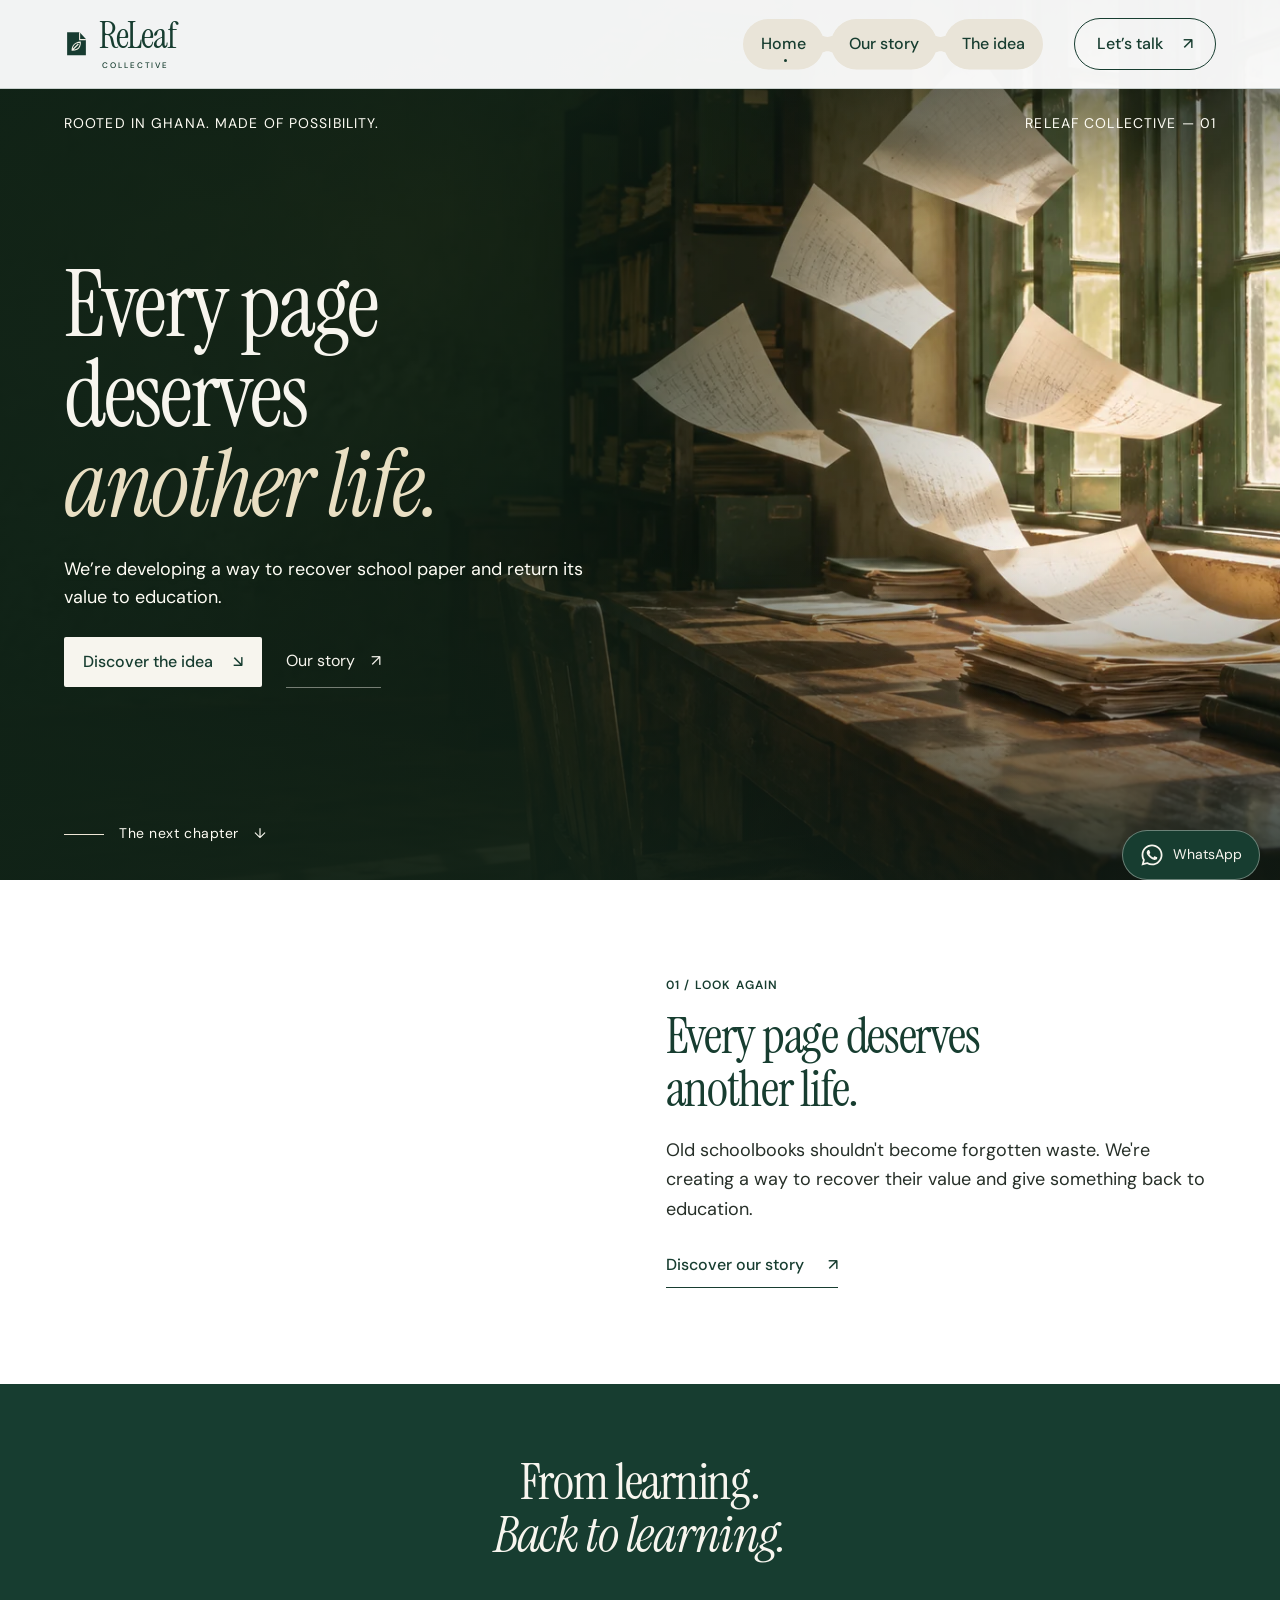
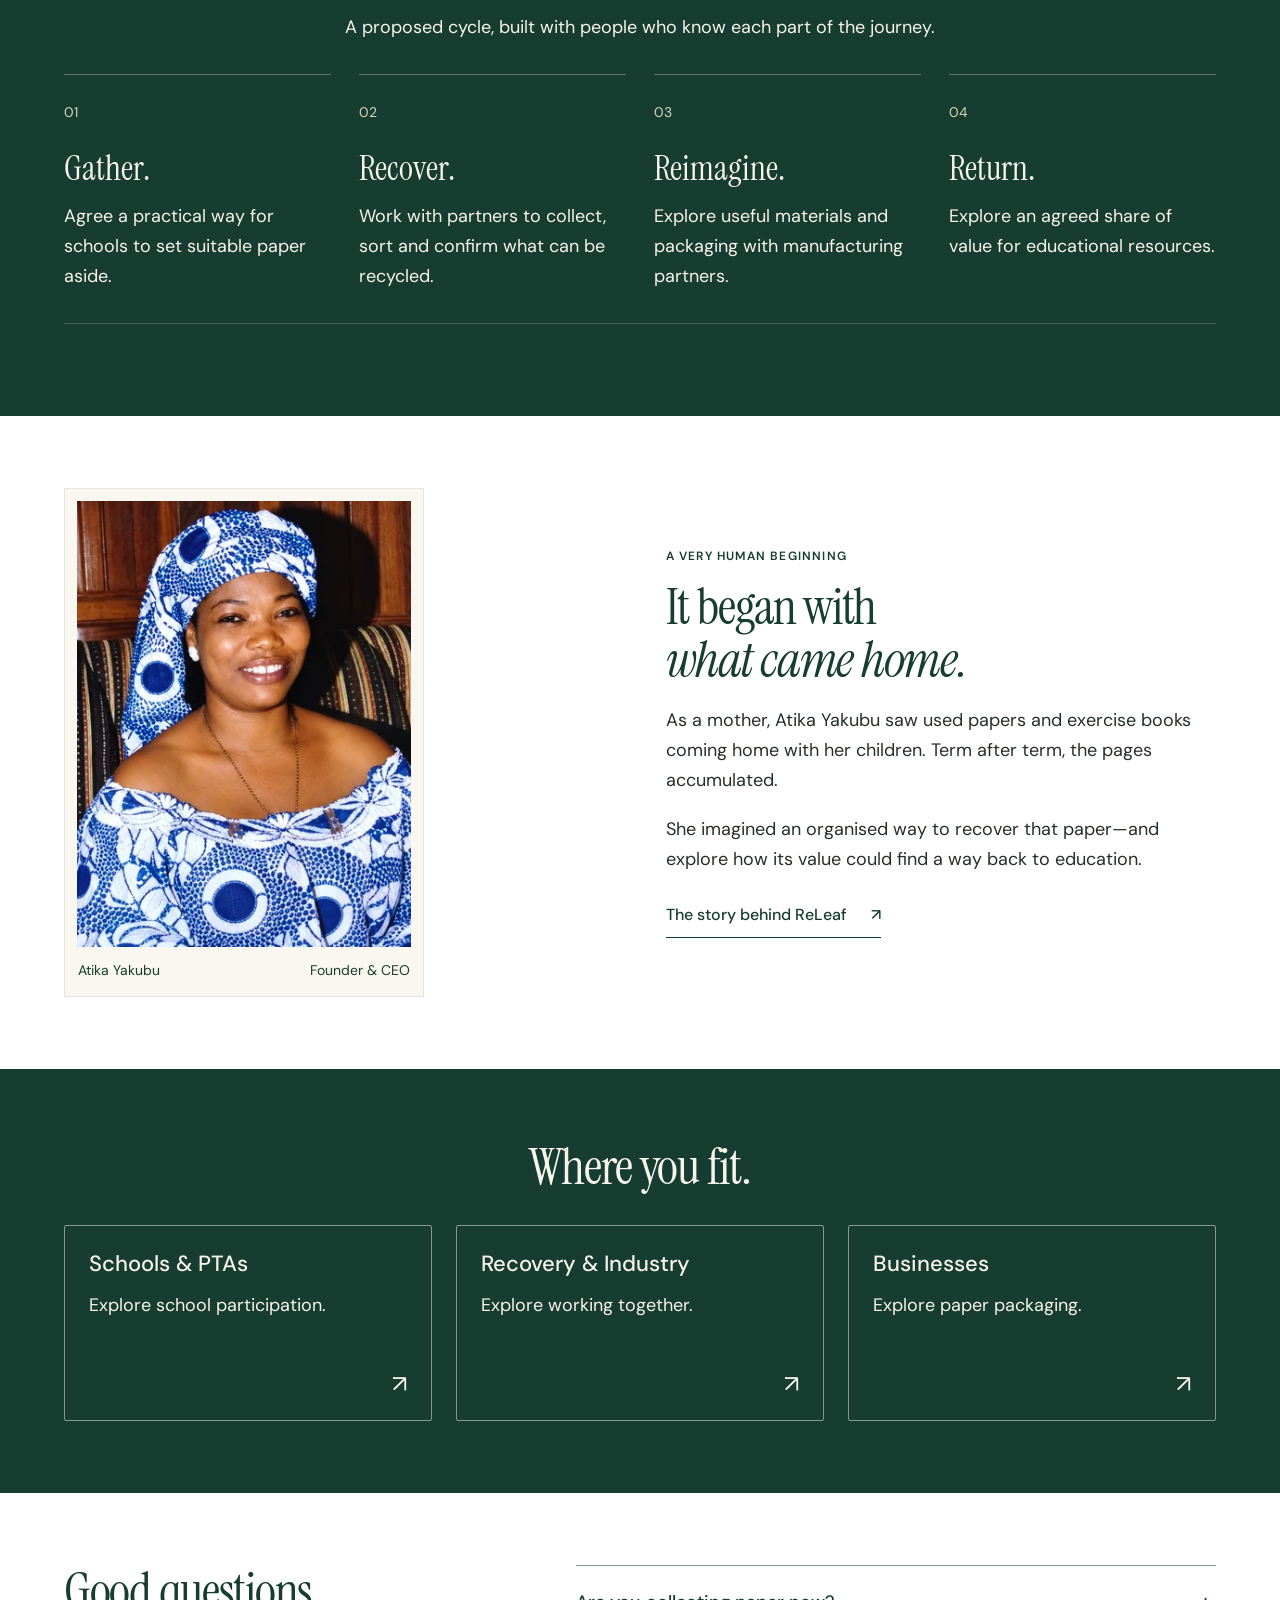
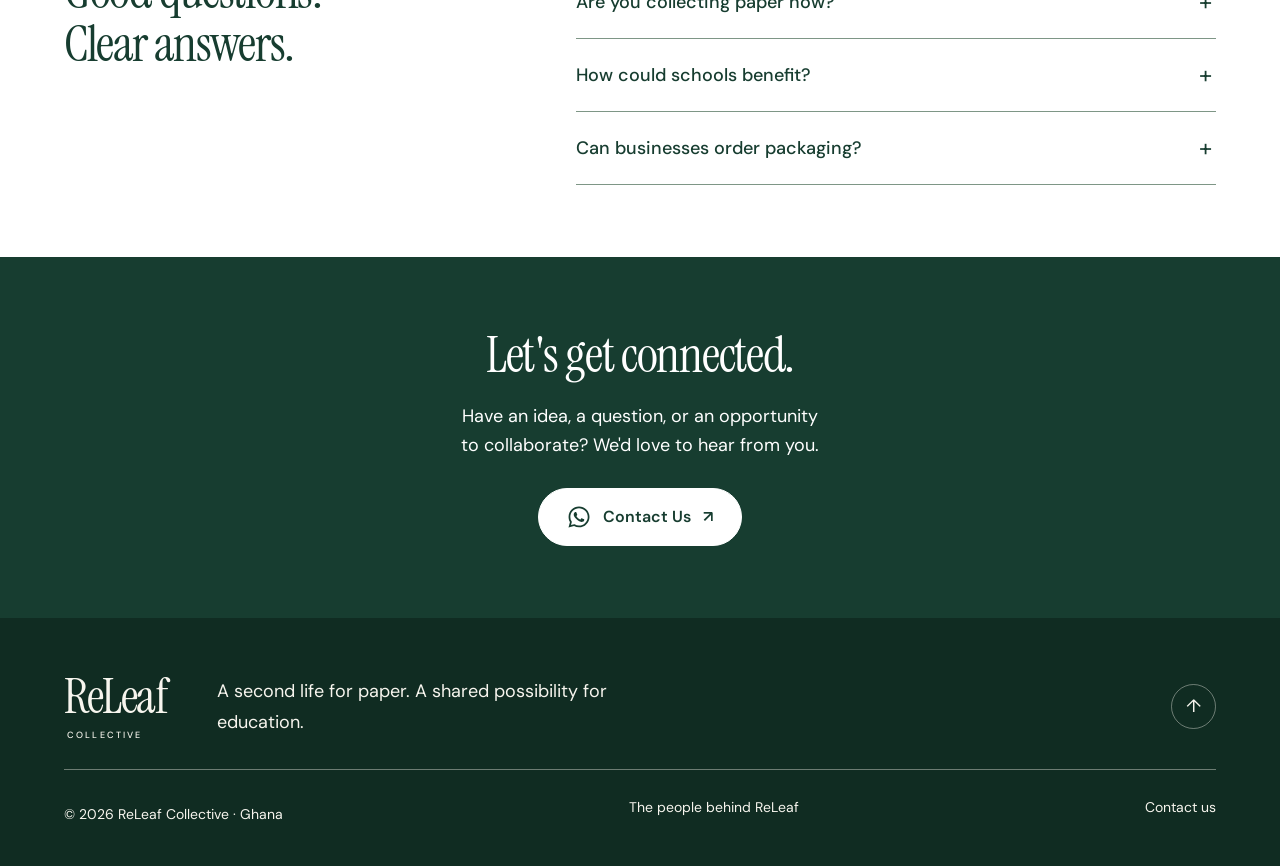
<file: index.html>
<!doctype html>
<html lang="en"><head><meta charset="utf-8"><meta name="viewport" content="width=device-width, initial-scale=1"><meta name="theme-color" content="#173d30"><meta http-equiv="Content-Security-Policy" content="default-src 'self'; img-src 'self' data:; style-src 'self'; font-src 'self'; script-src 'self'; connect-src 'self'; object-src 'none'; base-uri 'self'; form-action https://wa.me"><title>ReLeaf Collective | Every Page Deserves Another Life</title><meta name="description" content="A Ghanaian initiative developing school paper recovery, useful new materials and a return of value to education. Help shape the next chapter with ReLeaf."><meta property="og:type" content="website"><meta property="og:site_name" content="ReLeaf Collective"><meta property="og:title" content="ReLeaf Collective | Every Page Deserves Another Life"><meta property="og:description" content="A Ghanaian initiative developing school paper recovery, useful new materials and a return of value to education. Help shape the next chapter with ReLeaf."><meta property="og:image" content="assets/images/social-preview.jpg"><meta property="og:image:width" content="1200"><meta property="og:image:height" content="630"><meta property="og:image:alt" content="ReLeaf Collective — Every page deserves another life"><meta name="twitter:card" content="summary_large_image"><link rel="icon" href="assets/icons/leaf.svg" type="image/svg+xml"><link rel="preload" href="assets/fonts/sans-variable.woff2" as="font" type="font/woff2" crossorigin><link rel="preload" href="assets/fonts/editorial-regular.woff2" as="font" type="font/woff2" crossorigin><link rel="stylesheet" href="assets/css/styles.css"><link rel="stylesheet" href="assets/css/homepage.css"><script src="assets/js/main.js" defer></script></head><body class="home-page"><a class="skip-link" href="#main">Skip to content</a>
<header class="site-header"><div class="site-container header-inner"><a class="wordmark" href="./" aria-label="ReLeaf Collective home"><img src="assets/icons/leaf.svg" width="28" height="34" alt=""><span>ReLeaf<small>COLLECTIVE</small></span></a>
<button class="menu-toggle" aria-controls="site-nav" aria-expanded="false">Menu <span aria-hidden="true">＋</span></button>
<nav id="site-nav" aria-label="Main navigation"><svg class="nav-membrane" aria-hidden="true" focusable="false"><path class="nav-shape"/></svg><a class="nav-pill" href="./" aria-current="page">Home</a><a class="nav-pill" href="our-story/" >Our story</a><a class="nav-pill" href="#model">The idea</a><a class="nav-contact" href="#conversation">Let’s talk <span aria-hidden="true">↗</span></a></nav></div></header><main id="main" tabindex="-1"><section aria-labelledby="hero-title" class="hero"><div class="hero-image"><img src="assets/images/paper-next-chapter-1672.webp" srcset="assets/images/paper-next-chapter-640.webp 640w, assets/images/paper-next-chapter-1024.webp 1024w, assets/images/paper-next-chapter-1672.webp 1672w" sizes="100vw" width="1672" height="941" alt="AI-generated concept illustration: loose school and office papers settling toward a stack in a sunlit interior" fetchpriority=high decoding="async"></div><div class="hero-shade"></div><div class="site-container hero-inner"><div class="hero-topline"><span>ROOTED IN GHANA. MADE OF POSSIBILITY.</span><span class="hero-edition">RELEAF COLLECTIVE — 01</span></div><div class="hero-content"><h1 id="hero-title">Every page<br/>deserves<br/><em>another life.</em></h1><p>We’re developing a way to recover school paper and return its value to education.</p><div class="hero-actions"><a class="button light" href="#model">Discover the idea <span aria-hidden="true">↘</span></a><a class="hero-story-link" href="our-story/">Our story <span aria-hidden="true">↗</span></a></div></div><div class="hero-bottom"><a class="hero-scroll" href="#after-the-page"><span aria-hidden="true" class="scroll-line"></span>The next chapter <span aria-hidden="true">↓</span></a></div></div></section>
<section aria-labelledby="look-again-title" class="paper-editorial section section-light" id="after-the-page"><div class="site-container"><div class="editorial-spread feature-layout"><figure class="material-photo"><img src="assets/images/schoolbooks-736.webp" srcset="assets/images/schoolbooks-360.webp 360w, assets/images/schoolbooks-736.webp 736w" sizes="(max-width: 700px) 90vw, 460px" width="736" height="968" alt="A stack of used schoolbooks and papers" loading=lazy decoding="async"></figure><div class="editorial-copy"><p class="section-label eyebrow">01 / LOOK AGAIN</p><h2 id="look-again-title">Every page deserves another life.</h2><p>Old schoolbooks shouldn't become forgotten waste. We're creating a way to recover their value and give something back to education.</p><a class="text-link" href="our-story/">Discover our story <span aria-hidden="true">↗</span></a></div></div></div></section>
<section class="model-section section section-dark" id="model"><div class="site-container"><div class="section-heading"><h2>From learning. <em>Back to learning.</em></h2><p>A proposed cycle, built with people who know each part of the journey.</p></div><ol class="model-ledger"><li><span class="step-number">01</span><h3>Gather.</h3><p>Agree a practical way for schools to set suitable paper aside.</p></li><li><span class="step-number">02</span><h3>Recover.</h3><p>Work with partners to collect, sort and confirm what can be recycled.</p></li><li><span class="step-number">03</span><h3>Reimagine.</h3><p>Explore useful materials and packaging with manufacturing partners.</p></li><li><span class="step-number">04</span><h3>Return.</h3><p>Explore an agreed share of value for educational resources.</p></li></ol><div class="model-footnote"></div></div></section>
<section class="founder-section section section-light" id="founder"><div class="site-container"><div class="founder-layout feature-layout"><figure class="founder-photo"><img src="assets/images/atika-portrait-1086.webp" srcset="assets/images/atika-portrait-360.webp 360w, assets/images/atika-portrait-640.webp 640w, assets/images/atika-portrait-1086.webp 1086w" sizes="(max-width: 700px) 90vw, 360px" width="1086" height="1448" alt="Atika Yakubu, Founder and CEO of ReLeaf Collective" loading=lazy decoding="async"><figcaption><span>Atika Yakubu</span><span>Founder & CEO</span></figcaption></figure><div class="founder-copy"><p class="section-label eyebrow">A VERY HUMAN BEGINNING</p><h2>It began with <em>what came home.</em></h2><p>As a mother, Atika Yakubu saw used papers and exercise books coming home with her children. Term after term, the pages accumulated.</p><p>She imagined an organised way to recover that paper—and explore how its value could find a way back to education.</p><a class="text-link" href="our-story/">The story behind ReLeaf <span aria-hidden="true">↗</span></a></div></div></div></section>
<section aria-labelledby="collective-title" class="opportunities section section-dark" id="opportunities"><div class="site-container"><h2 id="collective-title">
    Where you fit.
  </h2><div class="participation-grid"><a class="participation-card" href="#conversation"><h3>Schools &amp; PTAs</h3><p>Explore school participation.</p><span aria-hidden="true" class="card-arrow">↗</span></a><a class="participation-card" href="#conversation"><h3>Recovery &amp; Industry</h3><p>Explore working together.</p><span aria-hidden="true" class="card-arrow">↗</span></a><a class="participation-card" href="#conversation"><h3>Businesses</h3><p>Explore paper packaging.</p><span aria-hidden="true" class="card-arrow">↗</span></a></div></div></section>
<section class="faq-section section section-light"><div class="site-container faq-layout"><h2>Good questions.<br/>Clear answers.</h2><div class="faq-list"><details><summary>Are you collecting paper now?</summary><p>We’re developing our model and seeking partners. There is no confirmed collection service or pickup schedule yet.</p></details><details><summary>How could schools benefit?</summary><p>We’re exploring how recovered value could support educational resources. Any benefit will depend on the economics and an agreement with the school.</p></details><details><summary>Can businesses order packaging?</summary><p>We welcome enquiries while we explore manufacturing partnerships. Specifications, supply and availability need to be agreed before any order can be confirmed.</p></details></div></div></section>
<section class="contact-section section section-dark" id="conversation" aria-labelledby="contact-title"><div class="site-container contact-content"><h2 id="contact-title">Let's get connected.</h2><p>Have an idea, a question, or an opportunity to collaborate? We'd love to hear from you.</p><a class="button contact-button" href="https://wa.me/233555401859" target="_blank" rel="noopener noreferrer" aria-label="Contact Us on WhatsApp (opens a new tab)"><svg class="whatsapp-icon" width="24" height="24" fill="currentColor" aria-hidden="true" focusable="false" xmlns="http://www.w3.org/2000/svg" viewBox="0 0 448 512"><!--! Font Awesome Free 6.7.2 by @fontawesome - https://fontawesome.com License - https://fontawesome.com/license/free (Icons: CC BY 4.0, Fonts: SIL OFL 1.1, Code: MIT License) Copyright 2024 Fonticons, Inc. --><path d="M380.9 97.1C339 55.1 283.2 32 223.9 32c-122.4 0-222 99.6-222 222 0 39.1 10.2 77.3 29.6 111L0 480l117.7-30.9c32.4 17.7 68.9 27 106.1 27h.1c122.3 0 224.1-99.6 224.1-222 0-59.3-25.2-115-67.1-157zm-157 341.6c-33.2 0-65.7-8.9-94-25.7l-6.7-4-69.8 18.3L72 359.2l-4.4-7c-18.5-29.4-28.2-63.3-28.2-98.2 0-101.7 82.8-184.5 184.6-184.5 49.3 0 95.6 19.2 130.4 54.1 34.8 34.9 56.2 81.2 56.1 130.5 0 101.8-84.9 184.6-186.6 184.6zm101.2-138.2c-5.5-2.8-32.8-16.2-37.9-18-5.1-1.9-8.8-2.8-12.5 2.8-3.7 5.6-14.3 18-17.6 21.8-3.2 3.7-6.5 4.2-12 1.4-32.6-16.3-54-29.1-75.5-66-5.7-9.8 5.7-9.1 16.3-30.3 1.8-3.7.9-6.9-.5-9.7-1.4-2.8-12.5-30.1-17.1-41.2-4.5-10.8-9.1-9.3-12.5-9.5-3.2-.2-6.9-.2-10.6-.2-3.7 0-9.7 1.4-14.8 6.9-5.1 5.6-19.4 19-19.4 46.3 0 27.3 19.9 53.7 22.6 57.4 2.8 3.7 39.1 59.7 94.8 83.8 35.2 15.2 49 16.5 66.6 13.9 10.7-1.6 32.8-13.4 37.4-26.4 4.6-13 4.6-24.1 3.2-26.4-1.3-2.5-5-3.9-10.5-6.6z"/></svg><span>Contact Us</span><span aria-hidden="true">↗</span></a></div></section></main><footer class="site-footer"><div class="site-container"><div class="footer-top"><a class="footer-brand" href="./">ReLeaf<span>COLLECTIVE</span></a><p>A second life for paper. A shared possibility for education.</p><a href="#main" class="round-link" aria-label="Back to top">↑</a></div><div class="footer-bottom"><span>© 2026 ReLeaf Collective · Ghana</span><a href="our-story/#people">The people behind ReLeaf</a><a href="#conversation">Contact us</a></div></div></footer><a class="floating-contact" href="https://wa.me/233555401859" target="_blank" rel="noopener noreferrer" aria-label="Talk to ReLeaf on WhatsApp (opens a new tab)"><svg class="whatsapp-icon" width="24" height="24" fill="currentColor" aria-hidden="true" focusable="false" xmlns="http://www.w3.org/2000/svg" viewBox="0 0 448 512"><!--! Font Awesome Free 6.7.2 by @fontawesome - https://fontawesome.com License - https://fontawesome.com/license/free (Icons: CC BY 4.0, Fonts: SIL OFL 1.1, Code: MIT License) Copyright 2024 Fonticons, Inc. --><path d="M380.9 97.1C339 55.1 283.2 32 223.9 32c-122.4 0-222 99.6-222 222 0 39.1 10.2 77.3 29.6 111L0 480l117.7-30.9c32.4 17.7 68.9 27 106.1 27h.1c122.3 0 224.1-99.6 224.1-222 0-59.3-25.2-115-67.1-157zm-157 341.6c-33.2 0-65.7-8.9-94-25.7l-6.7-4-69.8 18.3L72 359.2l-4.4-7c-18.5-29.4-28.2-63.3-28.2-98.2 0-101.7 82.8-184.5 184.6-184.5 49.3 0 95.6 19.2 130.4 54.1 34.8 34.9 56.2 81.2 56.1 130.5 0 101.8-84.9 184.6-186.6 184.6zm101.2-138.2c-5.5-2.8-32.8-16.2-37.9-18-5.1-1.9-8.8-2.8-12.5 2.8-3.7 5.6-14.3 18-17.6 21.8-3.2 3.7-6.5 4.2-12 1.4-32.6-16.3-54-29.1-75.5-66-5.7-9.8 5.7-9.1 16.3-30.3 1.8-3.7.9-6.9-.5-9.7-1.4-2.8-12.5-30.1-17.1-41.2-4.5-10.8-9.1-9.3-12.5-9.5-3.2-.2-6.9-.2-10.6-.2-3.7 0-9.7 1.4-14.8 6.9-5.1 5.6-19.4 19-19.4 46.3 0 27.3 19.9 53.7 22.6 57.4 2.8 3.7 39.1 59.7 94.8 83.8 35.2 15.2 49 16.5 66.6 13.9 10.7-1.6 32.8-13.4 37.4-26.4 4.6-13 4.6-24.1 3.2-26.4-1.3-2.5-5-3.9-10.5-6.6z"/></svg><span>WhatsApp</span></a></body></html>
</file>
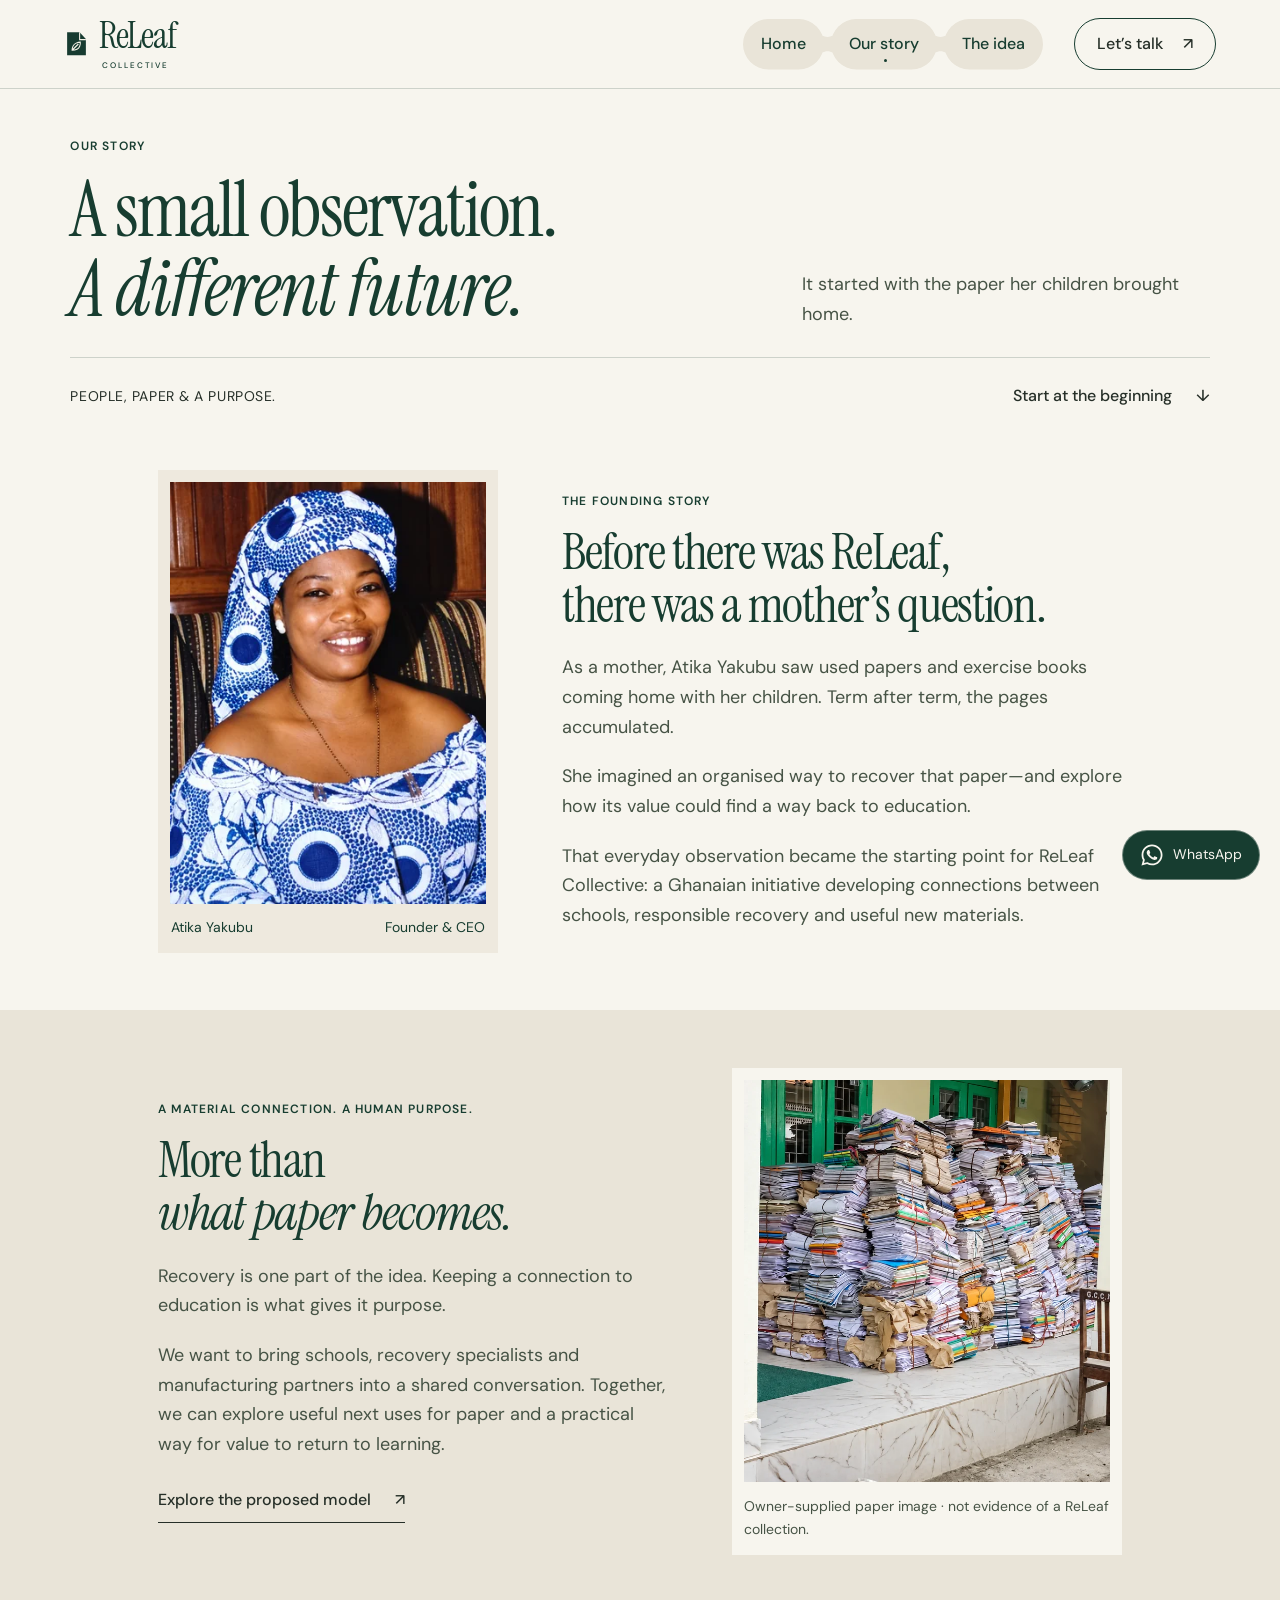
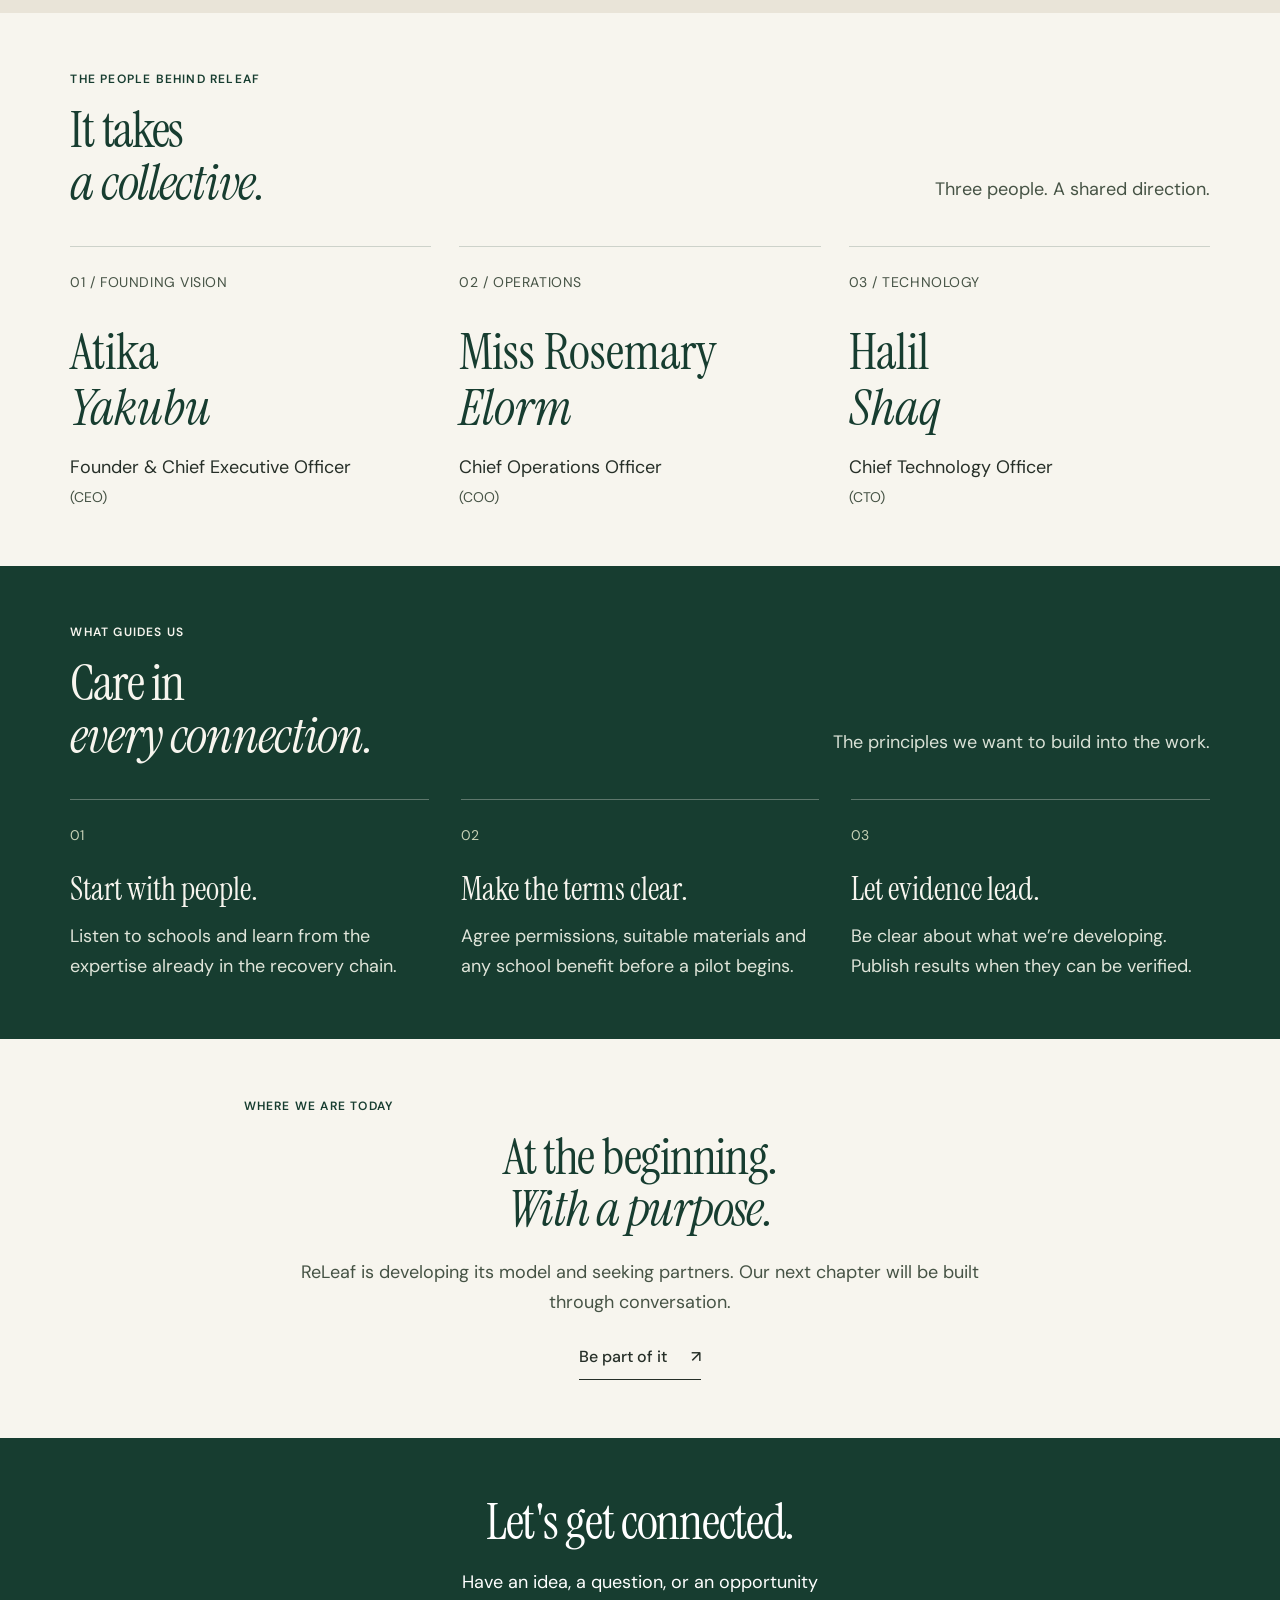
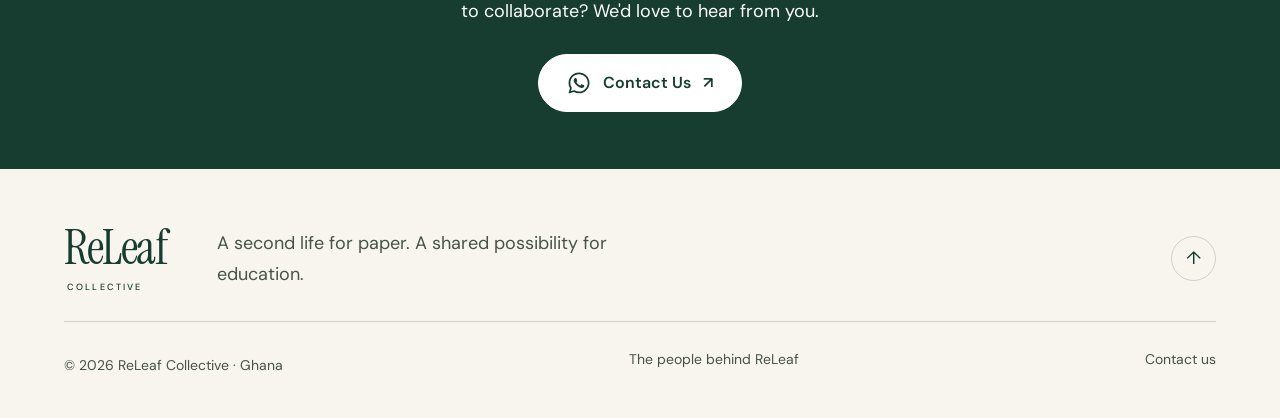
<file: our-story/index.html>
<!doctype html>
<html lang="en"><head><meta charset="utf-8"><meta name="viewport" content="width=device-width, initial-scale=1"><meta name="theme-color" content="#173d30"><meta http-equiv="Content-Security-Policy" content="default-src 'self'; img-src 'self' data:; style-src 'self'; font-src 'self'; script-src 'self'; connect-src 'self'; object-src 'none'; base-uri 'self'; form-action https://wa.me"><title>Our Story | The People &amp; Purpose of ReLeaf Collective</title><meta name="description" content="Meet founder Atika Yakubu and leaders Rosemary Elorn and Halleo Shaq. Discover the everyday observation behind ReLeaf’s vision for paper and education."><meta property="og:type" content="website"><meta property="og:site_name" content="ReLeaf Collective"><meta property="og:title" content="Our Story | The People &amp; Purpose of ReLeaf Collective"><meta property="og:description" content="Meet founder Atika Yakubu and leaders Rosemary Elorn and Halleo Shaq. Discover the everyday observation behind ReLeaf’s vision for paper and education."><meta property="og:image" content="../assets/images/social-preview.jpg"><meta property="og:image:width" content="1200"><meta property="og:image:height" content="630"><meta property="og:image:alt" content="ReLeaf Collective — Every page deserves another life"><meta name="twitter:card" content="summary_large_image"><link rel="icon" href="../assets/icons/leaf.svg" type="image/svg+xml"><link rel="preload" href="../assets/fonts/sans-variable.woff2" as="font" type="font/woff2" crossorigin><link rel="preload" href="../assets/fonts/editorial-regular.woff2" as="font" type="font/woff2" crossorigin><link rel="stylesheet" href="../assets/css/styles.css"><script src="../assets/js/main.js" defer></script></head><body class="story-page"><a class="skip-link" href="#main">Skip to content</a>
<header class="site-header"><div class="site-container header-inner"><a class="wordmark" href="../" aria-label="ReLeaf Collective home"><img src="../assets/icons/leaf.svg" width="28" height="34" alt=""><span>ReLeaf<small>COLLECTIVE</small></span></a>
<button class="menu-toggle" aria-controls="site-nav" aria-expanded="false">Menu <span aria-hidden="true">＋</span></button>
<nav id="site-nav" aria-label="Main navigation"><svg class="nav-membrane" aria-hidden="true" focusable="false"><path class="nav-shape"/></svg><a class="nav-pill" href="../" >Home</a><a class="nav-pill" href="../our-story/" aria-current="page">Our story</a><a class="nav-pill" href="../#model">The idea</a><a class="nav-contact" href="#conversation">Let’s talk <span aria-hidden="true">↗</span></a></nav></div></header><main id="main" tabindex="-1"><section class="story-opening section"><p class="eyebrow">OUR STORY</p><div class="story-title"><h1>A small observation.<br><em>A different future.</em></h1><p>It started with the paper her children brought home.</p></div><div class="story-opening-bottom"><span>PEOPLE, PAPER & A PURPOSE.</span><a class="text-link" href="#founder">Start at the beginning <span aria-hidden="true">↓</span></a></div></section>
<section class="founder-section section founder-full" id="founder"><div class="founder-layout"><figure class="founder-photo"><img src="../assets/images/atika-portrait-1086.webp" srcset="../assets/images/atika-portrait-360.webp 360w, ../assets/images/atika-portrait-640.webp 640w, ../assets/images/atika-portrait-1086.webp 1086w" sizes="(max-width: 700px) 90vw, 360px" width="1086" height="1448" alt="Atika Yakubu, Founder and CEO of ReLeaf Collective" fetchpriority=high decoding="async"><figcaption><span>Atika Yakubu</span><span>Founder & CEO</span></figcaption></figure><div class="founder-copy"><p class="section-label eyebrow">THE FOUNDING STORY</p><h2>Before there was ReLeaf,<br>there was a mother’s question.</h2><p>As a mother, Atika Yakubu saw used papers and exercise books coming home with her children. Term after term, the pages accumulated.</p><p>She imagined an organised way to recover that paper—and explore how its value could find a way back to education.</p><p>That everyday observation became the starting point for ReLeaf Collective: a Ghanaian initiative developing connections between schools, responsible recovery and useful new materials.</p></div></div></section>
<section class="story-chapters section"><div class="story-chapter-copy"><p class="eyebrow">A MATERIAL CONNECTION. A HUMAN PURPOSE.</p><h2>More than<br><em>what paper becomes.</em></h2><p>Recovery is one part of the idea. Keeping a connection to education is what gives it purpose.</p><p>We want to bring schools, recovery specialists and manufacturing partners into a shared conversation. Together, we can explore useful next uses for paper and a practical way for value to return to learning.</p><a class="text-link" href="../#model">Explore the proposed model <span aria-hidden="true">↗</span></a></div><figure class="story-material"><img src="../assets/images/bundled-paper-1086.webp" srcset="../assets/images/bundled-paper-360.webp 360w, ../assets/images/bundled-paper-720.webp 720w, ../assets/images/bundled-paper-1086.webp 1086w" sizes="(max-width: 700px) 90vw, 420px" width="1086" height="1448" alt="Bundled papers and exercise books beside a green-framed entrance" loading=lazy decoding="async"><figcaption>Owner-supplied paper image · not evidence of a ReLeaf collection.</figcaption></figure></section>
<section class="people-section section" id="people"><div class="section-heading"><div><p class="eyebrow">THE PEOPLE BEHIND RELEAF</p><h2>It takes<br><em>a collective.</em></h2></div><p>Three people. A shared direction.</p></div><div class="leadership-grid"><article class="leader"><span class="leader-number">01 / FOUNDING VISION</span><h3>Atika <br><em>Yakubu</em></h3><p>Founder & Chief Executive Officer <span>(CEO)</span></p></article><article class="leader"><span class="leader-number">02 / OPERATIONS</span><h3>Miss Rosemary <br><em>Elorm</em></h3><p>Chief Operations Officer <span>(COO)</span></p></article><article class="leader"><span class="leader-number">03 / TECHNOLOGY</span><h3>Halil <br><em>Shaq</em></h3><p>Chief Technology Officer <span>(CTO)</span></p></article></div></section>
<section class="principles section"><div class="section-heading"><div><p class="eyebrow">WHAT GUIDES US</p><h2>Care in<br><em>every connection.</em></h2></div><p>The principles we want to build into the work.</p></div><div class="principle-columns"><div><span>01</span><h3>Start with people.</h3><p>Listen to schools and learn from the expertise already in the recovery chain.</p></div><div><span>02</span><h3>Make the terms clear.</h3><p>Agree permissions, suitable materials and any school benefit before a pilot begins.</p></div><div><span>03</span><h3>Let evidence lead.</h3><p>Be clear about what we’re developing. Publish results when they can be verified.</p></div></div></section>
<section class="where-now section"><p class="eyebrow">WHERE WE ARE TODAY</p><h2>At the beginning.<br><em>With a purpose.</em></h2><p>ReLeaf is developing its model and seeking partners. Our next chapter will be built through conversation.</p><a class="text-link" href="#conversation">Be part of it <span aria-hidden="true">↗</span></a></section>
<section class="contact-section section section-dark" id="conversation" aria-labelledby="contact-title"><div class="site-container contact-content"><h2 id="contact-title">Let's get connected.</h2><p>Have an idea, a question, or an opportunity to collaborate? We'd love to hear from you.</p><a class="button contact-button" href="https://wa.me/233555401859" target="_blank" rel="noopener noreferrer" aria-label="Contact Us on WhatsApp (opens a new tab)"><svg class="whatsapp-icon" width="24" height="24" fill="currentColor" aria-hidden="true" focusable="false" xmlns="http://www.w3.org/2000/svg" viewBox="0 0 448 512"><!--! Font Awesome Free 6.7.2 by @fontawesome - https://fontawesome.com License - https://fontawesome.com/license/free (Icons: CC BY 4.0, Fonts: SIL OFL 1.1, Code: MIT License) Copyright 2024 Fonticons, Inc. --><path d="M380.9 97.1C339 55.1 283.2 32 223.9 32c-122.4 0-222 99.6-222 222 0 39.1 10.2 77.3 29.6 111L0 480l117.7-30.9c32.4 17.7 68.9 27 106.1 27h.1c122.3 0 224.1-99.6 224.1-222 0-59.3-25.2-115-67.1-157zm-157 341.6c-33.2 0-65.7-8.9-94-25.7l-6.7-4-69.8 18.3L72 359.2l-4.4-7c-18.5-29.4-28.2-63.3-28.2-98.2 0-101.7 82.8-184.5 184.6-184.5 49.3 0 95.6 19.2 130.4 54.1 34.8 34.9 56.2 81.2 56.1 130.5 0 101.8-84.9 184.6-186.6 184.6zm101.2-138.2c-5.5-2.8-32.8-16.2-37.9-18-5.1-1.9-8.8-2.8-12.5 2.8-3.7 5.6-14.3 18-17.6 21.8-3.2 3.7-6.5 4.2-12 1.4-32.6-16.3-54-29.1-75.5-66-5.7-9.8 5.7-9.1 16.3-30.3 1.8-3.7.9-6.9-.5-9.7-1.4-2.8-12.5-30.1-17.1-41.2-4.5-10.8-9.1-9.3-12.5-9.5-3.2-.2-6.9-.2-10.6-.2-3.7 0-9.7 1.4-14.8 6.9-5.1 5.6-19.4 19-19.4 46.3 0 27.3 19.9 53.7 22.6 57.4 2.8 3.7 39.1 59.7 94.8 83.8 35.2 15.2 49 16.5 66.6 13.9 10.7-1.6 32.8-13.4 37.4-26.4 4.6-13 4.6-24.1 3.2-26.4-1.3-2.5-5-3.9-10.5-6.6z"/></svg><span>Contact Us</span><span aria-hidden="true">↗</span></a></div></section></main><footer class="site-footer"><div class="site-container"><div class="footer-top"><a class="footer-brand" href="../">ReLeaf<span>COLLECTIVE</span></a><p>A second life for paper. A shared possibility for education.</p><a href="#main" class="round-link" aria-label="Back to top">↑</a></div><div class="footer-bottom"><span>© 2026 ReLeaf Collective · Ghana</span><a href="../our-story/#people">The people behind ReLeaf</a><a href="#conversation">Contact us</a></div></div></footer><a class="floating-contact" href="https://wa.me/233555401859" target="_blank" rel="noopener noreferrer" aria-label="Talk to ReLeaf on WhatsApp (opens a new tab)"><svg class="whatsapp-icon" width="24" height="24" fill="currentColor" aria-hidden="true" focusable="false" xmlns="http://www.w3.org/2000/svg" viewBox="0 0 448 512"><!--! Font Awesome Free 6.7.2 by @fontawesome - https://fontawesome.com License - https://fontawesome.com/license/free (Icons: CC BY 4.0, Fonts: SIL OFL 1.1, Code: MIT License) Copyright 2024 Fonticons, Inc. --><path d="M380.9 97.1C339 55.1 283.2 32 223.9 32c-122.4 0-222 99.6-222 222 0 39.1 10.2 77.3 29.6 111L0 480l117.7-30.9c32.4 17.7 68.9 27 106.1 27h.1c122.3 0 224.1-99.6 224.1-222 0-59.3-25.2-115-67.1-157zm-157 341.6c-33.2 0-65.7-8.9-94-25.7l-6.7-4-69.8 18.3L72 359.2l-4.4-7c-18.5-29.4-28.2-63.3-28.2-98.2 0-101.7 82.8-184.5 184.6-184.5 49.3 0 95.6 19.2 130.4 54.1 34.8 34.9 56.2 81.2 56.1 130.5 0 101.8-84.9 184.6-186.6 184.6zm101.2-138.2c-5.5-2.8-32.8-16.2-37.9-18-5.1-1.9-8.8-2.8-12.5 2.8-3.7 5.6-14.3 18-17.6 21.8-3.2 3.7-6.5 4.2-12 1.4-32.6-16.3-54-29.1-75.5-66-5.7-9.8 5.7-9.1 16.3-30.3 1.8-3.7.9-6.9-.5-9.7-1.4-2.8-12.5-30.1-17.1-41.2-4.5-10.8-9.1-9.3-12.5-9.5-3.2-.2-6.9-.2-10.6-.2-3.7 0-9.7 1.4-14.8 6.9-5.1 5.6-19.4 19-19.4 46.3 0 27.3 19.9 53.7 22.6 57.4 2.8 3.7 39.1 59.7 94.8 83.8 35.2 15.2 49 16.5 66.6 13.9 10.7-1.6 32.8-13.4 37.4-26.4 4.6-13 4.6-24.1 3.2-26.4-1.3-2.5-5-3.9-10.5-6.6z"/></svg><span>WhatsApp</span></a></body></html>
</file>
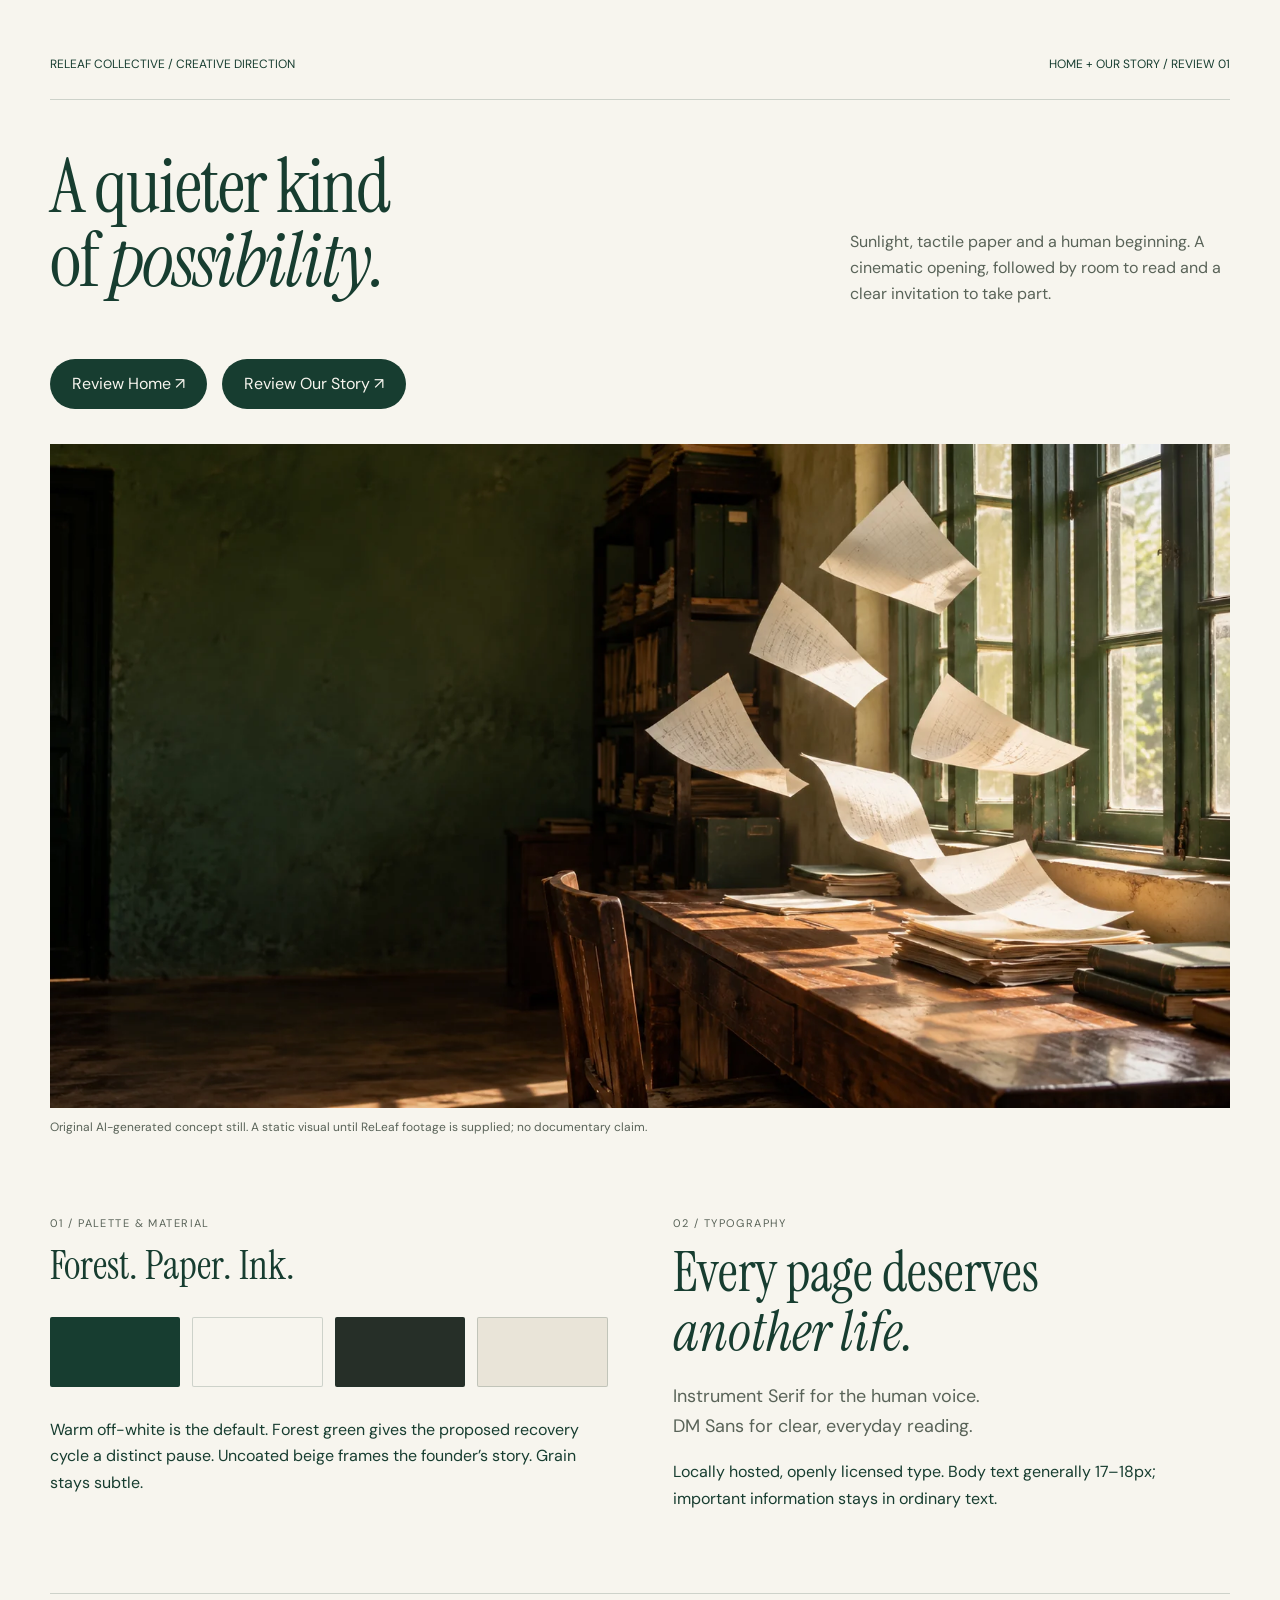
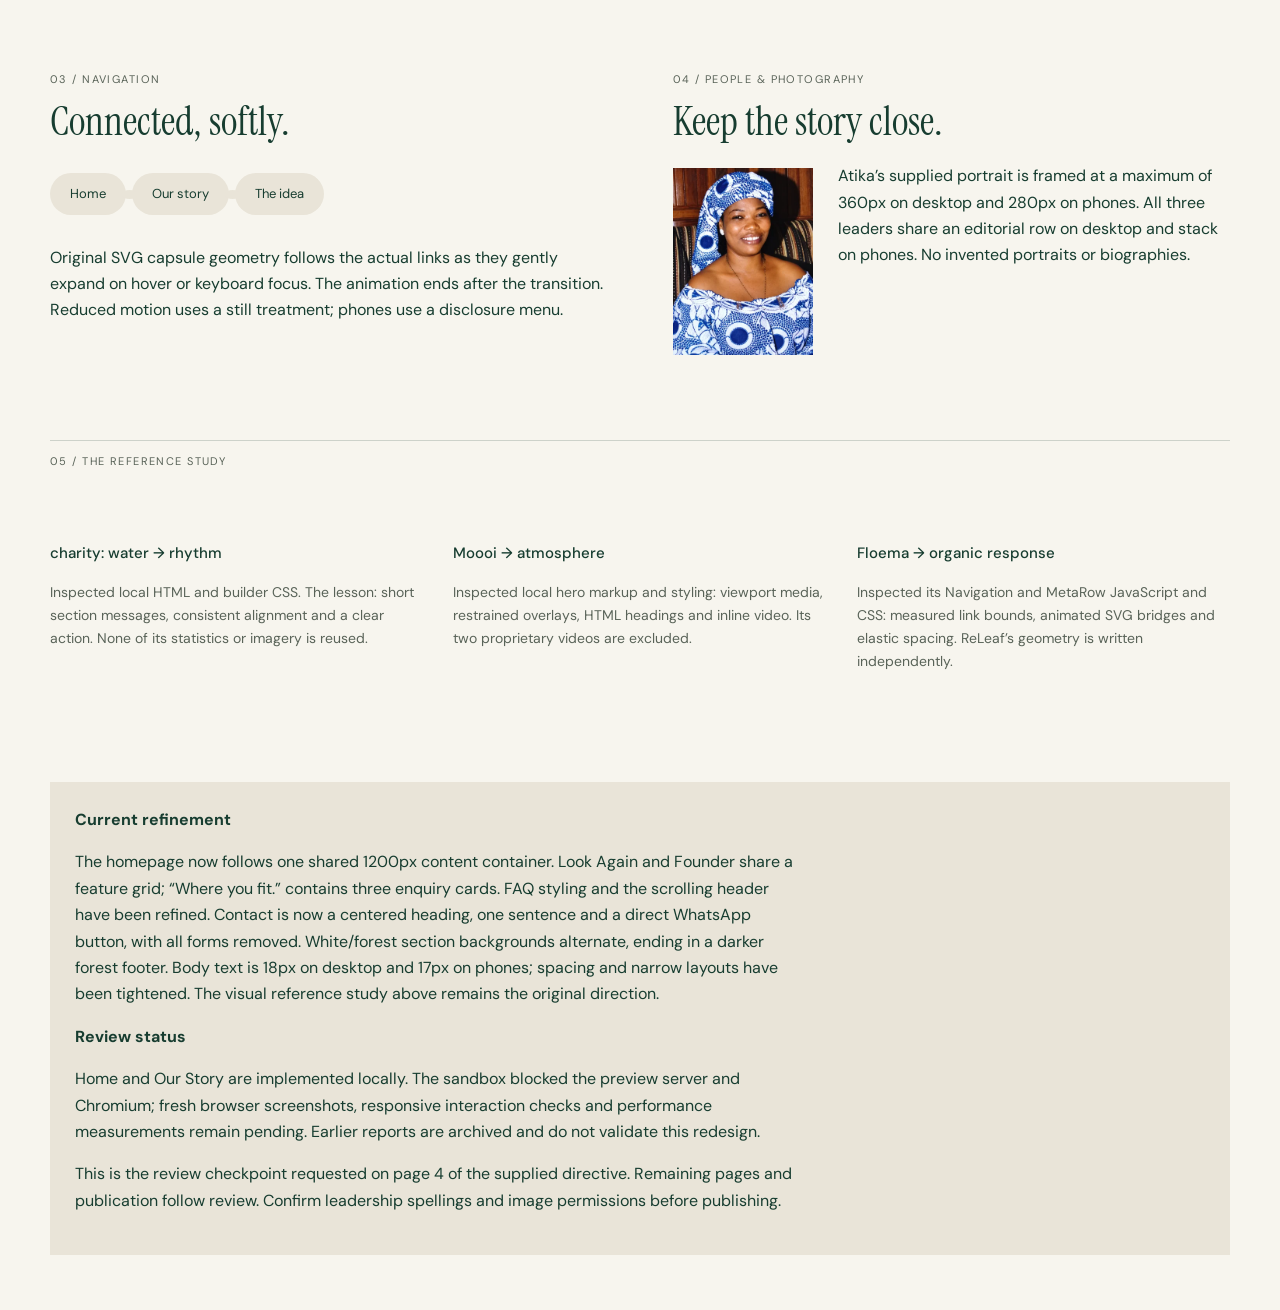
<file: qa/art-direction.html>
<!doctype html>
<html lang="en"><head><meta charset="utf-8"><meta name="viewport" content="width=device-width,initial-scale=1"><title>ReLeaf — Art direction & review</title><style>
@font-face{font-family:Editorial;src:url('../assets/fonts/editorial-regular.woff2')}@font-face{font-family:Editorial;src:url('../assets/fonts/editorial-italic.woff2');font-style:italic}@font-face{font-family:Text;src:url('../assets/fonts/sans-variable.woff2');font-weight:100 1000}*{box-sizing:border-box}body{margin:0;background:#f7f5ee;color:#173d30;font:16px/1.65 Text,Arial,sans-serif}main{max-width:1250px;margin:auto;padding:55px 35px}header{display:flex;justify-content:space-between;border-bottom:1px solid #173d3030;padding-bottom:24px;font-size:12px}h1{font:76px/.98 Editorial,Georgia,serif;letter-spacing:-.025em;margin:50px 0 25px}h2{font:40px/1.1 Editorial,Georgia,serif;margin:0 0 20px}h3{font-size:15px;font-weight:500}p{max-width:730px}a{color:inherit;text-underline-offset:5px}.intro{display:flex;align-items:end;justify-content:space-between;gap:30px}.intro p{max-width:380px;color:#596358}.actions{display:flex;gap:15px;flex-wrap:wrap;margin:35px 0}.actions a{padding:12px 22px;background:#173d30;color:#f7f5ee;text-decoration:none;border-radius:30px}.hero{width:100%;display:block;aspect-ratio:16/9;object-fit:cover}figcaption{font-size:12px;color:#596358;margin-top:10px}figure{margin:0}.grid{display:grid;grid-template-columns:1fr 1fr;gap:65px;padding:65px 0;border-bottom:1px solid #173d3030}.swatches{display:flex;gap:12px;margin:30px 0}.swatch{height:70px;flex:1;border:1px solid #173d3030;border-radius:2px}.swatch:nth-child(1){background:#173d30}.swatch:nth-child(2){background:#f7f5ee}.swatch:nth-child(3){background:#262f28}.swatch:nth-child(4){background:#e9e4d8}.type{font:55px/1.1 Editorial,Georgia,serif}.type em{font-style:italic}.sample{font-size:18px;color:#596358}.nav{display:flex;align-items:center;gap:6px;margin:30px 0}.nav span{padding:10px 20px;background:#e9e4d8;border-radius:40px;font-size:13px;position:relative}.nav span+span:before{content:'';position:absolute;top:17px;left:-10px;width:15px;height:9px;background:#e9e4d8;border-radius:50%}.portrait{width:140px;height:auto;float:left;margin:5px 25px 20px 0}.note{padding:25px;background:#e9e4d8;margin-top:50px}.label{font-size:11px;letter-spacing:.13em;text-transform:uppercase;color:#596358}.references{display:grid;grid-template-columns:repeat(3,1fr);gap:30px;padding:45px 0}.references p{font-size:14px;color:#596358}@media(max-width:700px){main{padding:30px 23px}.intro{display:block}h1{font-size:59px}.grid{grid-template-columns:1fr;gap:40px;padding:40px 0}.references{grid-template-columns:1fr;gap:10px}.type{font-size:43px}.intro p{max-width:100%}header{gap:30px;font-size:10px}}
</style></head><body><main><header><span>RELEAF COLLECTIVE / CREATIVE DIRECTION</span><span>HOME + OUR STORY / REVIEW 01</span></header><div class="intro"><h1>A quieter kind<br>of <em>possibility.</em></h1><p>Sunlight, tactile paper and a human beginning. A cinematic opening, followed by room to read and a clear invitation to take part.</p></div><div class="actions"><a href="../index.html">Review Home ↗</a><a href="../our-story/index.html">Review Our Story ↗</a></div><figure><img class="hero" src="../assets/images/paper-next-chapter-1672.webp" alt="AI-generated concept still of papers settling toward a stack in a sunlit room"><figcaption>Original AI-generated concept still. A static visual until ReLeaf footage is supplied; no documentary claim.</figcaption></figure><div class="grid"><section><p class="label">01 / PALETTE & MATERIAL</p><h2>Forest. Paper. Ink.</h2><div class="swatches" aria-label="Forest green, warm off-white, ink charcoal, paper beige"><div class="swatch"></div><div class="swatch"></div><div class="swatch"></div><div class="swatch"></div></div><p>Warm off-white is the default. Forest green gives the proposed recovery cycle a distinct pause. Uncoated beige frames the founder’s story. Grain stays subtle.</p></section><section><p class="label">02 / TYPOGRAPHY</p><div class="type">Every page deserves<br><em>another life.</em></div><p class="sample">Instrument Serif for the human voice.<br>DM Sans for clear, everyday reading.</p><p>Locally hosted, openly licensed type. Body text generally 17–18px; important information stays in ordinary text.</p></section></div><div class="grid"><section><p class="label">03 / NAVIGATION</p><h2>Connected, softly.</h2><div class="nav" aria-hidden="true"><span>Home</span><span>Our story</span><span>The idea</span></div><p>Original SVG capsule geometry follows the actual links as they gently expand on hover or keyboard focus. The animation ends after the transition. Reduced motion uses a still treatment; phones use a disclosure menu.</p></section><section><p class="label">04 / PEOPLE & PHOTOGRAPHY</p><h2>Keep the story close.</h2><img class="portrait" src="../assets/images/atika-portrait-360.webp" width="360" height="480" alt="Owner-supplied image of Atika Yakubu"><p>Atika’s supplied portrait is framed at a maximum of 360px on desktop and 280px on phones. All three leaders share an editorial row on desktop and stack on phones. No invented portraits or biographies.</p></section></div><section><p class="label">05 / THE REFERENCE STUDY</p><div class="references"><div><h3>charity: water → rhythm</h3><p>Inspected local HTML and builder CSS. The lesson: short section messages, consistent alignment and a clear action. None of its statistics or imagery is reused.</p></div><div><h3>Moooi → atmosphere</h3><p>Inspected local hero markup and styling: viewport media, restrained overlays, HTML headings and inline video. Its two proprietary videos are excluded.</p></div><div><h3>Floema → organic response</h3><p>Inspected its Navigation and MetaRow JavaScript and CSS: measured link bounds, animated SVG bridges and elastic spacing. ReLeaf’s geometry is written independently.</p></div></div></section><div class="note"><strong>Current refinement</strong><p>The homepage now follows one shared 1200px content container. Look Again and Founder share a feature grid; “Where you fit.” contains three enquiry cards. FAQ styling and the scrolling header have been refined. Contact is now a centered heading, one sentence and a direct WhatsApp button, with all forms removed. White/forest section backgrounds alternate, ending in a darker forest footer. Body text is 18px on desktop and 17px on phones; spacing and narrow layouts have been tightened. The visual reference study above remains the original direction.</p><strong>Review status</strong><p>Home and Our Story are implemented locally. The sandbox blocked the preview server and Chromium; fresh browser screenshots, responsive interaction checks and performance measurements remain pending. Earlier reports are archived and do not validate this redesign.</p><p>This is the review checkpoint requested on page 4 of the supplied directive. Remaining pages and publication follow review. Confirm leadership spellings and image permissions before publishing.</p></div></main></body></html>
</file>
<file: assets/css/styles.css>
@font-face{
  font-family: 'DM Sans';
  src: url('../fonts/sans-variable.woff2') format('woff2');
  font-weight: 100 1000;
  font-style: normal;
  font-display: swap
}

@font-face{
  font-family: 'Instrument Serif';
  src: url('../fonts/editorial-regular.woff2') format('woff2');
  font-weight: 400;
  font-style: normal;
  font-display: swap
}

@font-face{
  font-family: 'Instrument Serif';
  src: url('../fonts/editorial-italic.woff2') format('woff2');
  font-weight: 400;
  font-style: italic;
  font-display: swap
}

:root{
  --forest: #173d30;
  --ink: #262f28;
  --paper: #f7f5ee;
  --beige: #e9e4d8;
  --muted: #465345;
  --line: #173d3030;
  --serif: 'Instrument Serif',Georgia,serif;
  --sans: 'DM Sans',Arial,sans-serif;
  --gutter: clamp(24px,5.5vw,106px);
  --body-size: 18px;
  --section-title: clamp(40px, 4vw, 56px);
  --section-space: clamp(52px, 4.5vw, 72px)
}

*{
  box-sizing: border-box
}

html{
  scroll-behavior: smooth;
  scroll-padding-top: 110px
}

body{
  margin: 0;
  background: var(--paper);
  color: var(--ink);
  font: 400 var(--body-size)/1.65 var(--sans);
  -webkit-font-smoothing: antialiased
}

body::after{
  position: fixed;
  inset: 0;
  z-index: 20;
  pointer-events: none;
  content: '';
  opacity: .035;
  background: url('../icons/paper-grain.svg')
}

h1, h2, h3, p, figure{
  margin: 0
}

h1, h2, h3{
  font-weight: 400
}

h1, h2{
  font-family: var(--serif);
  line-height: 1.03;
  letter-spacing: -.025em
}

h2{
  font-size: var(--section-title);
  color: var(--forest)
}

h3{
  line-height: 1.15
}

em{
  font-family: var(--serif);
  font-weight: 400
}

p+p{
  margin-top: 20px
}

a{
  color: inherit;
  text-decoration: none
}

button{
  font: inherit
}

button, a{
  -webkit-tap-highlight-color: transparent
}

button, a{
  touch-action: manipulation
}

button{
  cursor: pointer
}

img{
  display: block;
  max-width: 100%;
  height: auto
}

svg{
  flex-shrink: 0
}

button:disabled{
  cursor: not-allowed;
  opacity: .55
}

a:focus-visible, button:focus-visible, summary:focus-visible{
  outline: 2px solid currentColor;
  outline-offset: 6px
}

[hidden]{
  display: none!important
}

::selection{
  background: #ccd4b9;
  color: #152a20
}

.skip-link{
  position: fixed;
  top: -100px;
  left: 20px;
  z-index: 100;
  background: var(--paper);
  padding: 12px 20px
}

.skip-link:focus{
  top: 12px
}

.section{
  padding: var(--section-space) var(--gutter)
}

.eyebrow{
  font: 600 12px/1.5 var(--sans);
  letter-spacing: .1em;
  color: var(--forest);
  margin-bottom: 16px
}

.text-link{
  display: inline-flex;
  align-items: center;
  gap: 24px;
  font-size: 16px;
  line-height: 1.5;
  font-weight: 500;
  border-bottom: 1px solid currentColor;
  padding: 10px 0;
  margin-top: 18px;
  min-height: 44px
}

.text-link>span{
  transition: transform .25s
}

.text-link:hover>span{
  transform: translate(3px,-3px)
}

.section-heading{
  display: flex;
  justify-content: space-between;
  align-items: end;
  gap: 28px;
  margin-bottom: 36px
}

.section-heading>p{
  font-size: var(--body-size);
  color: var(--muted);
  max-width: 36ch;
  padding-bottom: 5px
}

/* The connected navigation is an original lightweight interpretation of soft, elastic shapes. */

.site-header{
  height: 88px;
  padding: 0 var(--gutter);
  display: flex;
  align-items: center;
  justify-content: space-between;
  gap: 30px;
  border-bottom: 1px solid var(--line);
  position: relative;
  z-index: 30;
  background: var(--paper)
}

.wordmark{
  display: flex;
  align-items: center;
  gap: 10px;
  color: var(--forest)
}

.wordmark>span{
  font: 400 37px/.9 var(--serif);
  letter-spacing: -.035em
}

.wordmark small{
  display: block;
  font: 500 8px/1 var(--sans);
  letter-spacing: .24em;
  margin-top: 9px;
  margin-left: 3px
}

.wordmark img{
  width: 25px;
  height: 32px
}

.site-header nav{
  position: relative;
  display: flex;
  align-items: center;
  gap: 7px;
  font-size: 16px;
  font-weight: 500
}

.nav-pill{
  padding: 12px 18px;
  min-height: 46px;
  border-radius: 50px;
  background: var(--beige);
  position: relative;
  z-index: 1;
  transition: margin .48s cubic-bezier(.22,1.5,.5,1),color .2s
}

.nav-pill[aria-current]::after{
  content: '';
  position: absolute;
  width: 3px;
  height: 3px;
  bottom: 7px;
  left: 50%;
  border-radius: 50%;
  background: var(--forest)
}

.nav-pill:hover, .nav-pill:focus-visible{
  margin-inline: 9px;
  color: #0a251b
}

.nav-membrane{
  position: absolute;
  inset: 0;
  width: 100%;
  height: 100%;
  overflow: visible;
  pointer-events: none;
  display: none
}

.nav-shape{
  fill: var(--beige)
}

.nav-ready .nav-pill{
  background: transparent
}

.nav-ready .nav-membrane{
  display: block
}

.nav-contact{
  display: flex;
  gap: 20px;
  align-items: center;
  margin-left: 24px;
  padding: 12px 22px;
  border: 1px solid var(--forest);
  border-radius: 50px;
  min-height: 46px;
  transition: color .2s,background .2s;
  font-size: 16px
}

.nav-contact:hover{
  background: var(--forest);
  color: var(--paper)
}

.menu-toggle{
  display: none;
  font-size: 16px
}

/* Real HTML remains above the static concept poster; no simulated video. */

.hero{
  position: relative;
  isolation: isolate;
  padding: 24px var(--gutter);
  display: flex;
  flex-direction: column;
  color: var(--paper);
  background: #1c281b;
  overflow: hidden;
  min-height: clamp(620px, calc(100svh - 88px), 820px)
}

.hero-image, .hero-shade{
  position: absolute;
  inset: 0;
  z-index: -1
}

.hero-image img{
  width: 100%;
  height: 100%;
  object-fit: cover;
  object-position: 55% center
}

.hero-shade{
  background: linear-gradient(90deg,#12261bc2 0%,#12261b66 35%,#12261b00 76%),linear-gradient(0deg,#111c14a6,transparent 30%),linear-gradient(180deg,#101b14a6,transparent 22%)
}

.hero-topline{
  display: flex;
  justify-content: space-between;
  align-items: center;
  font-size: 14px;
  letter-spacing: .08em;
  gap: 25px
}

.hero-content{
  padding: 36px 0;
  flex: 1;
  display: flex;
  flex-direction: column;
  align-items: start;
  justify-content: center;
  max-width: 770px
}

.hero-kicker{
  font-size: 12px;
  letter-spacing: .1em;
  margin-bottom: 18px;
  color: #e4e7d7
}

.hero h1{
  font-size: clamp(76px, 7.2vw, 112px);
  line-height: .98;
  letter-spacing: -.025em
}

.hero h1 em{
  color: #e9dfc3
}

.hero-content>p:not(.hero-kicker){
  font-size: var(--body-size);
  line-height: 1.6;
  margin-top: 24px;
  max-width: 44ch;
  color: #f2f0e6
}

.hero-actions{
  display: flex;
  gap: 24px;
  align-items: center;
  margin-top: 24px
}

.button{
  display: inline-flex;
  justify-content: space-between;
  align-items: center;
  gap: 20px;
  min-height: 48px;
  padding: 12px 18px;
  font-size: 16px;
  font-weight: 500;
  border: 1px solid transparent;
  border-radius: 2px;
  line-height: 1.5;
  transition: background .2s,color .2s
}

.button.light{
  background: var(--paper);
  color: var(--forest)
}

.button.light:hover{
  background: #e0d9c6
}

.hero-story-link{
  font-size: 16px;
  display: inline-flex;
  gap: 16px;
  align-items: center;
  padding: 12px 0;
  border-bottom: 1px solid #f7f5ee70;
  min-height: 44px
}

.hero-bottom{
  display: flex;
  justify-content: space-between;
  align-items: center;
  gap: 25px
}

.hero-scroll{
  display: flex;
  align-items: center;
  gap: 15px;
  font-size: 14px;
  letter-spacing: .04em;
  min-height: 44px
}

.scroll-line{
  height: 1px;
  width: 40px;
  background: #eee6d6
}

.hero-caption{
  font-size: 14px;
  letter-spacing: .02em;
  color: #edeade;
  background: #142118d9;
  padding: 7px 10px;
  max-width: 42ch;
  line-height: 1.5
}

.paper-editorial{
  padding-top: var(--section-space);
  padding-bottom: var(--section-space)
}

.editorial-heading{
  text-align: center
}

.editorial-heading h2{
  font-size: var(--section-title)
}

.editorial-heading>p:last-child{
  margin-top: 20px;
  font-size: var(--body-size);
  color: var(--muted)
}

.editorial-spread{
  display: grid;
  grid-template-columns: minmax(0, 1fr) minmax(0, 1fr);
  gap: clamp(32px, 5vw, 64px);
  align-items: center;
  max-width: 1060px;
  margin: 65px auto 0;
  margin-top: 40px
}

.material-photo{
  max-width: 455px
}

.material-photo img{
  aspect-ratio: 1.14;
  object-fit: cover;
  object-position: center 43%;
  border-radius: 2px
}

.material-photo figcaption, .story-material figcaption{
  font-size: 14px;
  line-height: 1.6;
  color: var(--muted);
  padding-top: 13px
}

.editorial-copy{
  max-width: 55ch
}

.small-index{
  font-size: 14px;
  letter-spacing: .14em;
  color: #67715e;
  display: block;
  margin-bottom: 18px
}

.editorial-copy h3{
  font: 400 clamp(32px, 3vw, 40px)/1.15 var(--serif);
  color: var(--forest);
  margin-bottom: 20px
}

.editorial-copy p{
  font-size: var(--body-size);
  color: var(--muted)
}

.editorial-copy .text-link{
  font-size: 16px
}

.model-section{
  background: var(--forest);
  color: var(--paper);
  padding-top: var(--section-space);
  padding-bottom: var(--section-space)
}

.model-section h2, .model-section .eyebrow{
  color: var(--paper)
}

.model-section .section-heading>p{
  color: #d9e1d6
}

.model-section .section-heading{
  flex-direction: column;
  align-items: center;
  text-align: center;
  gap: 16px
}

.model-section .section-heading > p{
  max-width: 55ch;
  padding-bottom: 0
}

.model-ledger{
  list-style: none;
  padding: 0;
  display: grid;
  grid-template-columns: repeat(4,1fr);
  gap: 28px;
  margin: 0
}

.model-ledger li{
  border-top: 1px solid #f7f5ee50;
  padding-top: 22px
}

.step-number{
  font-size: 14px;
  color: #d2d8bd
}

.model-ledger h3{
  font: 400 34px/1.15 var(--serif);
  margin: 22px 0 14px
}

.model-ledger p{
  font-size: var(--body-size);
  color: #e3e7df;
  max-width: 32ch;
  line-height: 1.65
}

.model-footnote{
  display: flex;
  gap: 12px;
  align-items: start;
  margin-top: 32px;
  border-top: 1px solid #f7f5ee30;
  padding-top: 20px
}

.model-footnote p{
  font-size: 14px;
  line-height: 1.7;
  color: #d9e1d6
}

.status-dot{
  width: 6px;
  height: 6px;
  flex-shrink: 0;
  border-radius: 100%;
  background: #c8d5b8;
  margin-top: 8px
}

.founder-section{
  background: #eee9de
}

.founder-layout{
  display: grid;
  grid-template-columns: minmax(0, 340px) minmax(0, 560px);
  justify-content: center;
  gap: clamp(32px, 5vw, 64px);
  align-items: center;
  max-width: 1080px;
  margin: auto
}

.founder-photo{
  width: 100%;
  max-width: 360px;
  padding: 12px 12px 0;
  background: #f9f7f0;
  border: 1px solid #173d3018
}

.founder-photo img{
  width: 100%;
  height: auto;
  aspect-ratio: 3/4;
  object-fit: cover
}

.founder-photo figcaption{
  font-size: 14px;
  display: flex;
  justify-content: space-between;
  gap: 15px;
  padding: 13px 1px 15px;
  color: var(--forest);
  flex-wrap: wrap;
  column-gap: 12px;
  row-gap: 2px;
  line-height: 1.5
}

.founder-copy h2{
  font-size: var(--section-title);
  margin-bottom: 22px
}

.founder-copy p:not(.eyebrow){
  font-size: var(--body-size);
  color: #465345;
  max-width: 515px
}

.founder-copy .text-link{
  margin-top: 25px
}

.opportunity-list{
  border-top: 1px solid var(--line)
}

.opportunity-list a{
  display: grid;
  grid-template-columns: 270px minmax(0, 1fr) 40px;
  align-items: center;
  gap: 20px;
  border-bottom: 1px solid var(--line);
  padding: 28px 0;
  transition: padding .25s
}

.opportunity-list a:hover{
  padding-inline: 12px
}

.opportunity-label{
  font-size: 14px;
  letter-spacing: .035em;
  max-width: 240px;
  color: var(--muted);
  line-height: 1.5
}

.opportunity-list h3{
  font: 400 clamp(30px, 3vw, 40px)/1.15 var(--serif);
  color: var(--forest)
}

.opportunity-arrow{
  font-size: 28px;
  color: var(--forest);
  justify-self: end
}

.faq-section{
  padding-top: 24px;
  display: grid;
  grid-template-columns: 1fr 1fr;
  gap: clamp(32px, 5vw, 64px)
}

.faq-section h2{
  font-size: var(--section-title)
}

.faq-list details{
  border-top: 1px solid var(--line);
  padding: 12px 0
}

.faq-list details:last-child{
  border-bottom: 1px solid var(--line)
}

.faq-list summary{
  cursor: pointer;
  font-size: 18px;
  font-weight: 500;
  list-style: none;
  display: flex;
  align-items: center;
  justify-content: space-between;
  gap: 25px;
  min-height: 44px
}

.faq-list summary::after{
  content: '+';
  font-size: 22px;
  font-weight: 300
}

.faq-list details[open] summary::after{
  content: '−'
}

.faq-list summary::-webkit-details-marker{
  display: none
}

.faq-list details p{
  font-size: var(--body-size);
  color: var(--muted);
  padding-top: 12px;
  max-width: 480px
}

/* Our Story has its own intimate editorial pace. */

.story-opening{
  padding-top: 48px;
  padding-bottom: 20px
}

.story-title{
  display: flex;
  justify-content: space-between;
  align-items: end;
  gap: 32px
}

.story-title h1{
  font-size: clamp(56px, 6vw, 88px);
  color: var(--forest)
}

.story-title>p{
  font-size: var(--body-size);
  color: var(--muted);
  padding-bottom: 0;
  margin: 0;
  max-width: 34ch
}

.story-opening-bottom{
  margin-top: 28px;
  padding-top: 16px;
  border-top: 1px solid var(--line);
  display: flex;
  justify-content: space-between;
  align-items: center;
  font-size: 14px;
  letter-spacing: .04em;
  flex-wrap: wrap
}

.story-opening-bottom .text-link{
  margin: 0;
  border: 0;
  font-size: 16px;
  letter-spacing: 0;
  padding: 5px 0;
  max-width: none
}

.founder-full{
  background: var(--paper);
  padding-top: 32px;
  padding-bottom: var(--section-space)
}

.founder-full .founder-photo{
  background: #eee9de;
  border: 0
}

.founder-full .founder-copy h2{
  font-size: var(--section-title);
  margin-bottom: 22px
}

.story-chapters{
  background: #e9e4d8;
  display: grid;
  grid-template-columns: minmax(0,510px) minmax(0,390px);
  justify-content: center;
  gap: clamp(32px, 5vw, 64px);
  align-items: center
}

.story-chapter-copy h2{
  margin-bottom: 22px;
  font-size: var(--section-title)
}

.story-chapter-copy>p:not(.eyebrow){
  color: #465345;
  font-size: var(--body-size)
}

.story-material{
  max-width: 390px;
  transform: none;
  background: var(--paper);
  padding: 12px 12px 15px
}

.story-material img{
  aspect-ratio: 1/1.1;
  object-fit: cover;
  object-position: center 39%
}

.story-material figcaption{
  font-size: 14px
}

.people-section{
  padding-top: var(--section-space);
  padding-bottom: var(--section-space)
}

.leadership-grid{
  display: grid;
  grid-template-columns: repeat(3,minmax(0,1fr));
  gap: 28px;
  margin-top: 36px
}

.leader{
  border-top: 1px solid var(--line);
  padding-top: 20px
}

.leader-number{
  font-size: 14px;
  letter-spacing: .04em;
  color: var(--muted)
}

.leader h3{
  font: 400 clamp(40px, 4vw, 52px)/1.08 var(--serif);
  color: var(--forest);
  margin: 28px 0 18px
}

.leader p{
  font-size: var(--body-size);
  line-height: 1.6;
  max-width: 28ch
}

.leader p span{
  display: block;
  color: var(--muted);
  font-size: 14px;
  margin-top: 4px
}

.principles{
  background: var(--forest);
  color: var(--paper)
}

.principles h2, .principles .eyebrow{
  color: var(--paper)
}

.principles .section-heading>p{
  color: #d9e1d6
}

.principle-columns{
  display: grid;
  grid-template-columns: repeat(3,1fr);
  gap: 32px
}

.principle-columns>div{
  border-top: 1px solid #f7f5ee50;
  padding-top: 20px
}

.principle-columns span{
  font-size: 14px;
  color: #c5d0b5
}

.principle-columns h3{
  font: 400 32px/1.2 var(--serif);
  margin: 20px 0 14px
}

.principle-columns p{
  font-size: var(--body-size);
  color: #e0e5da
}

.where-now{
  text-align: center
}

.where-now>p:not(.eyebrow){
  color: var(--muted);
  margin-top: 22px;
  font-size: var(--body-size)
}

.where-now h2{
  font-size: var(--section-title)
}



.site-footer{
  padding: 55px var(--gutter) 30px;
  background: var(--paper);
  color: var(--forest)
}

.footer-top{
  display: flex;
  align-items: center;
  gap: 50px;
  padding-bottom: 28px
}

.footer-brand{
  font: 400 49px/.95 var(--serif);
  letter-spacing: -.03em
}

.footer-brand>span{
  display: block;
  font: 500 9px var(--sans);
  letter-spacing: .24em;
  margin-top: 10px;
  margin-left: 3px
}

.footer-top p{
  font-size: var(--body-size);
  line-height: 1.7;
  color: var(--muted)
}

.round-link{
  margin-left: auto;
  border: 1px solid var(--line);
  border-radius: 50%;
  width: 45px;
  height: 45px;
  display: grid;
  place-items: center
}

.footer-bottom{
  border-top: 1px solid var(--line);
  padding-top: 22px;
  display: flex;
  gap: 35px;
  justify-content: space-between;
  font-size: 14px;
  color: var(--muted)
}

.footer-bottom a{
  padding: 4px 0;
  min-height: 44px
}

.floating-contact{
  position: fixed;
  z-index: 35;
  right: 20px;
  bottom: 20px;
  border: 1px solid #f7f5ee60;
  border-radius: 50px;
  background: var(--forest);
  color: var(--paper);
  display: flex;
  gap: 9px;
  align-items: center;
  padding: 12px 17px;
  font-size: 14px;
  min-height: 46px
}

@media(prefers-reduced-motion:no-preference){

.hero-content{
  animation: opening .65s ease-out both;
  padding: 36px 0
}

@keyframes opening{

from{
  transform: translateY(10px)
}

to{
  opacity: 1;
  transform: translateY(0)
}
}
}

@media(min-width:1800px){

.hero-content{
  max-width: 900px;
  padding: 36px 0
}

.hero h1{
  font-size: clamp(76px, 7.2vw, 112px)
}

.hero-image img{
  object-position: center 58%
}

.hero-content>p:not(.hero-kicker){
  font-size: var(--body-size);
  max-width: 44ch;
  margin-top: 24px;
  line-height: 1.6
}

.hero-caption{
  margin-right: 0;
  font-size: 14px;
  background: #142118d9;
  padding: 7px 10px;
  max-width: 42ch;
  line-height: 1.5
}

.editorial-spread{
  gap: clamp(32px, 5vw, 64px);
  margin-top: 40px
}

.section{
  padding-block: var(--section-space)
}

.founder-layout{
  gap: clamp(32px, 5vw, 64px)
}

.story-title>p{
  max-width: 34ch;
  font-size: var(--body-size);
  padding-bottom: 0;
  margin-top: 20px
}
}

@media(max-width:1100px){

.site-header{
  height: 88px
}

.nav-pill{
  padding: 12px 18px
}

.nav-contact{
  margin-left: 12px;
  gap: 20px;
  font-size: 16px
}

.hero{
  min-height: clamp(620px, calc(100svh - 88px), 820px)
}

.hero h1{
  font-size: clamp(76px, 7.2vw, 112px)
}

.hero-content{
  max-width: 650px;
  padding: 36px 0
}

.hero-image img{
  object-position: 59% center
}

.founder-layout{
  grid-template-columns: minmax(250px,330px) 1fr;
  gap: clamp(32px, 5vw, 64px)
}

.founder-copy p:not(.eyebrow){
  font-size: var(--body-size)
}

.founder-copy h2{
  font-size: var(--section-title);
  margin-bottom: 22px
}

.opportunity-list a{
  grid-template-columns: 230px 1fr 35px;
  padding: 28px 0;
  gap: 20px
}

.story-title h1{
  font-size: clamp(56px, 6vw, 88px)
}

.story-title>p{
  font-size: var(--body-size);
  max-width: 34ch;
  padding-bottom: 0;
  margin-top: 20px
}

.leadership-grid{
  gap: 28px;
  margin-top: 36px
}

.leader h3{
  font: 400 clamp(40px, 4vw, 52px)/1.08 var(--serif);
  margin: 28px 0 18px
}

.story-chapters{
  gap: clamp(32px, 5vw, 64px)
}

.model-ledger{
  gap: 28px
}

.model-ledger h3{
  font: 400 34px/1.15 var(--serif);
  margin: 22px 0 14px
}
}

@media(max-width:800px){

:root{
  --gutter: 32px
}

.section{
  padding-block: var(--section-space)
}

.site-header{
  gap: 20px
}

.site-header nav{
  font-size: 16px;
  gap: 5px
}

.nav-pill{
  padding: 12px 18px;
  min-height: 44px
}

.nav-contact{
  margin-left: 12px;
  padding: 10px 15px;
  gap: 20px;
  font-size: 16px
}

.nav-pill:hover, .nav-pill:focus-visible{
  margin-inline: 3px
}

.wordmark>span{
  font-size: 33px
}

.wordmark img{
  width: 22px
}

.hero{
  min-height: clamp(620px, calc(100svh - 88px), 820px)
}

.hero h1{
  font-size: clamp(76px, 7.2vw, 112px)
}

.hero-image img{
  object-position: 60% center
}

.hero-content{
  padding-top: 55px;
  padding: 36px 0
}

.hero-edition{
  display: none
}

.hero-caption{
  font-size: 14px;
  max-width: 42ch;
  text-align: right;
  background: #142118d9;
  padding: 7px 10px;
  line-height: 1.5
}

.hero-shade{
  background: linear-gradient(90deg,#12261bdb 0%,#12261b80 45%,#12261b00),linear-gradient(0deg,#111c14bb,transparent 40%)
}

.editorial-spread{
  gap: clamp(32px, 5vw, 64px);
  margin-top: 40px
}

.editorial-copy h3{
  font: 400 34px/1.15 var(--serif);
  margin-bottom: 20px
}

.editorial-copy p{
  font-size: var(--body-size)
}

.section-heading{
  gap: 28px;
  margin-bottom: 36px
}

.section-heading>p{
  font-size: var(--body-size);
  max-width: 36ch
}

.model-ledger{
  grid-template-columns: 1fr 1fr;
  gap: 28px
}

.model-ledger p{
  max-width: 32ch;
  font-size: var(--body-size);
  line-height: 1.65
}

.model-ledger h3{
  font: 400 34px/1.15 var(--serif);
  margin: 22px 0 14px
}

.founder-layout{
  grid-template-columns: 270px 1fr;
  gap: clamp(32px, 5vw, 64px)
}

.founder-copy h2{
  font-size: var(--section-title);
  margin-bottom: 22px
}

.founder-copy p:not(.eyebrow){
  font-size: var(--body-size)
}

.founder-photo figcaption{
  font-size: 14px;
  gap: 10px;
  flex-wrap: wrap;
  column-gap: 12px;
  row-gap: 2px;
  line-height: 1.5
}

.opportunity-list a{
  grid-template-columns: 180px 1fr 30px;
  gap: 20px;
  padding: 28px 0
}

.opportunity-list h3{
  font: 400 clamp(30px, 3vw, 40px)/1.15 var(--serif)
}

.opportunity-label{
  font-size: 14px;
  letter-spacing: .035em;
  line-height: 1.5
}

.faq-section{
  gap: clamp(32px, 5vw, 64px);
  padding-top: 24px
}

.faq-section h2{
  font-size: var(--section-title)
}

.faq-list summary{
  font-size: 18px;
  min-height: 44px
}

.faq-list details p{
  font-size: var(--body-size);
  padding-top: 12px
}

.story-title{
  display: block;
  gap: 32px
}

.story-title>p{
  margin-top: 20px;
  font-size: var(--body-size);
  max-width: 34ch;
  padding-bottom: 0
}

.story-title>p br{
  display: none
}

.story-title h1{
  font-size: clamp(56px, 6vw, 88px)
}

.story-chapters{
  grid-template-columns: 1fr 1fr;
  gap: clamp(32px, 5vw, 64px)
}

.story-chapter-copy h2{
  font-size: var(--section-title);
  margin-bottom: 22px
}

.story-chapter-copy>p:not(.eyebrow){
  font-size: var(--body-size)
}

.leader h3{
  font: 400 clamp(40px, 4vw, 52px)/1.08 var(--serif);
  margin: 28px 0 18px
}

.leader p{
  font-size: var(--body-size);
  max-width: 28ch
}

.leadership-grid{
  gap: 28px;
  margin-top: 36px
}

.principle-columns{
  gap: 32px
}

.principle-columns h3{
  font: 400 32px/1.2 var(--serif);
  margin: 20px 0 14px
}

.principle-columns p{
  font-size: var(--body-size)
}

.footer-top{
  gap: 35px;
  padding-bottom: 28px
}

.footer-bottom{
  gap: 15px;
  font-size: 14px
}
}

@media (max-width:840px){

.site-header{
  height: 78px;
  gap: 20px
}

.wordmark>span{
  font-size: 34px
}

.wordmark img{
  width: 23px;
  height: 29px
}

.wordmark small{
  font-size: 7px;
  margin-top: 8px
}

.menu-toggle{
  display: flex;
  align-items: center;
  gap: 20px;
  font-size: 16px;
  border: 1px solid var(--line);
  border-radius: 50px;
  background: transparent;
  color: var(--forest);
  padding: 9px 16px;
  min-height: 44px
}

.menu-toggle span{
  font-size: 18px
}

.site-header nav{
  position: absolute;
  top: 100%;
  left: 0;
  right: 0;
  display: flex;
  flex-direction: column;
  align-items: stretch;
  background: var(--paper);
  padding: 18px var(--gutter) 25px;
  border-bottom: 1px solid var(--line);
  gap: 5px;
  font-size: 17px
}

.nav-membrane, .nav-ready .nav-membrane{
  display: none
}

.nav-pill, .nav-ready .nav-pill{
  padding: 12px 10px;
  background: transparent;
  border-radius: 0;
  min-height: 48px
}

.nav-pill[aria-current]::after{
  display: none
}

.nav-pill[aria-current]{
  text-decoration: underline;
  text-underline-offset: 6px
}

.nav-pill:hover, .nav-pill:focus-visible{
  margin: 0
}

.nav-contact{
  margin: 12px 0 0;
  padding: 12px 18px;
  justify-content: space-between;
  font-size: 16px;
  gap: 20px;
  margin-left: 0
}

.js .site-header nav:not(.open){
  display: none
}

body:not(.js) .menu-toggle {
  display: none;
}

body:not(.js) .site-header {
  height: auto;
  flex-wrap: wrap;
  padding-block: 16px;
}

body:not(.js) .site-header nav {
  position: static;
  flex-basis: 100%;
  padding: 8px 0 0;
  border: 0;
}
}

@media(max-width:650px){

:root {
  --body-size: 17px;
  --section-title: clamp(36px, 8.8vw, 44px);
  --section-space: 44px;
}

:root{
  --gutter: 24px
}

html{
  scroll-padding-top: 25px
}

.section{
  padding-block: var(--section-space)
}

h2{
  font-size: var(--section-title)
}

.eyebrow{
  font-size: 12px;
  letter-spacing: .1em;
  margin-bottom: 16px
}

.hero{
  padding-top: 22px;
  padding-bottom: 22px;
  min-height: min(720px, calc(100svh - 78px))
}

.hero-topline{
  font-size: 14px;
  letter-spacing: .08em
}

.hero-image img{
  object-position: 59% center
}

.hero-shade{
  background: linear-gradient(90deg,#102317e8,#10231795 55%,#10231742),linear-gradient(0deg,#102317d9,transparent 45%)
}

.hero-content{
  padding: 32px 0;
  justify-content: center;
  max-width: 100%
}

.hero-kicker{
  font-size: 12px;
  letter-spacing: .1em;
  margin-bottom: 18px
}

.hero h1{
  font-size: clamp(56px, 15.6vw, 88px);
  line-height: 1.02
}

.hero-content>p:not(.hero-kicker){
  font-size: var(--body-size);
  line-height: 1.6;
  max-width: 44ch;
  margin-top: 24px
}

.desktop-break{
  display: none
}

.hero-actions{
  gap: 24px;
  margin-top: 24px;
  flex-wrap: wrap
}

.button{
  font-size: 16px;
  padding: 12px 18px;
  gap: 20px;
  min-height: 48px
}

.hero-story-link{
  font-size: 16px;
  gap: 16px;
  min-height: 44px
}

.hero-bottom{
  align-items: start;
  flex-direction: column;
  gap: 14px
}

.hero-scroll{
  font-size: 14px;
  min-height: 44px
}

.scroll-line{
  width: 24px
}

.hero-caption{
  font-size: 14px;
  max-width: 42ch;
  text-align: left;
  padding: 7px 10px;
  background: #142118d9;
  line-height: 1.5
}

.editorial-heading h2{
  font-size: var(--section-title)
}

.editorial-heading>p:last-child{
  font-size: var(--body-size);
  line-height: 1.75;
  margin-top: 20px
}

.editorial-heading>p:last-child br{
  display: none
}

.editorial-spread{
  grid-template-columns: 1fr;
  gap: clamp(32px, 5vw, 64px);
  margin-top: 40px
}

.material-photo{
  max-width: 100%;
  margin-inline: 0
}

.material-photo img{
  aspect-ratio: 1.2
}

.material-photo figcaption{
  font-size: 14px
}

.editorial-copy{
  max-width: 55ch
}

.small-index{
  font-size: 14px;
  margin-bottom: 18px
}

.editorial-copy h3{
  font: 400 34px/1.15 var(--serif);
  margin-bottom: 20px
}

.editorial-copy p{
  font-size: var(--body-size)
}

.text-link{
  font-size: 16px;
  gap: 24px;
  margin-top: 18px;
  min-height: 44px
}

.section-heading{
  flex-direction: column;
  align-items: start;
  gap: 28px;
  margin-bottom: 36px
}

.section-heading>p{
  font-size: var(--body-size);
  padding: 0;
  max-width: 36ch
}

.model-ledger{
  grid-template-columns: 1fr;
  gap: 28px
}

.model-ledger li{
  display: grid;
  grid-template-columns: 30px 1fr;
  gap: 10px 15px;
  padding-top: 20px
}

.model-ledger h3{
  margin: 0;
  font: 400 34px/1.15 var(--serif)
}

.step-number{
  padding-top: 7px;
  font-size: 14px
}

.model-ledger p{
  grid-column: 2;
  max-width: 32ch;
  font-size: var(--body-size);
  line-height: 1.65
}

.model-footnote{
  align-items: start;
  gap: 12px;
  margin-top: 32px;
  padding-top: 20px
}

.model-footnote p{
  font-size: 14px
}

.model-footnote .status-dot{
  margin-top: 7px
}

.founder-layout{
  grid-template-columns: 1fr;
  gap: clamp(32px, 5vw, 64px)
}

.founder-photo{
  max-width: 300px;
  margin: auto;
  padding: 10px 10px 0
}

.founder-photo figcaption{
  font-size: 14px;
  padding-bottom: 14px;
  flex-wrap: wrap;
  column-gap: 12px;
  row-gap: 2px;
  line-height: 1.5
}

.founder-copy h2{
  font-size: var(--section-title);
  margin-bottom: 22px
}

.founder-copy p:not(.eyebrow){
  font-size: var(--body-size)
}

.opportunity-list a{
  grid-template-columns: 1fr 30px;
  gap: 20px;
  padding: 24px 0
}

.opportunity-label{
  grid-column: 1/-1;
  font-size: 14px;
  max-width: none;
  letter-spacing: .035em;
  line-height: 1.5
}

.opportunity-list h3{
  max-width: 280px;
  font: 400 clamp(30px, 3vw, 40px)/1.15 var(--serif)
}

.opportunity-arrow{
  font-size: 25px
}

.faq-section{
  padding-top: 24px;
  grid-template-columns: 1fr;
  gap: clamp(32px, 5vw, 64px)
}

.faq-section h2{
  font-size: var(--section-title)
}

.faq-list summary{
  font-size: 18px;
  min-height: 44px
}

.faq-list details p{
  font-size: var(--body-size);
  padding-top: 12px
}

.story-opening{
  padding-top: 48px;
  padding-bottom: 20px
}

.story-title h1{
  font-size: clamp(44px, 10.7vw, 64px)
}

.story-title>p{
  font-size: var(--body-size);
  margin-top: 20px;
  max-width: 34ch;
  padding-bottom: 0
}

.story-opening-bottom{
  margin-top: 28px;
  font-size: 14px;
  gap: 20px;
  align-items: start;
  padding-top: 16px;
  letter-spacing: .04em;
  flex-wrap: wrap
}

.story-opening-bottom>span{
  max-width: 145px;
  padding-top: 5px
}

.story-opening-bottom .text-link{
  font-size: 16px;
  gap: 10px;
  max-width: none
}

.founder-full{
  padding-top: 32px;
  padding-bottom: var(--section-space)
}

.founder-full .founder-copy h2{
  font-size: var(--section-title);
  margin-bottom: 22px
}

.story-chapters{
  grid-template-columns: 1fr;
  gap: clamp(32px, 5vw, 64px)
}

.story-chapter-copy h2{
  font-size: var(--section-title);
  margin-bottom: 22px
}

.story-chapter-copy>p:not(.eyebrow){
  font-size: var(--body-size)
}

.story-material{
  max-width: 320px;
  justify-self: center;
  transform: none
}

.leadership-grid{
  grid-template-columns: 1fr;
  gap: 28px;
  margin-top: 36px
}

.leader{
  padding-top: 20px;
  display: grid;
  grid-template-columns: 1fr;
  gap: 0
}

.leader-number{
  font-size: 14px;
  letter-spacing: .04em
}

.leader h3{
  margin: 28px 0 18px;
  font: 400 clamp(40px, 4vw, 52px)/1.08 var(--serif)
}

.leader h3 br{
  display: none
}

.leader p{
  font-size: var(--body-size);
  max-width: 28ch
}

.leader p span{
  display: inline;
  font-size: 14px;
  margin-left: 3px
}

.principle-columns{
  grid-template-columns: 1fr;
  gap: 32px
}

.principle-columns h3{
  margin: 20px 0 14px;
  font: 400 32px/1.2 var(--serif)
}

.where-now h2{
  font-size: var(--section-title)
}

.where-now>p:not(.eyebrow){
  font-size: var(--body-size);
  margin-top: 22px
}

.where-now>p:not(.eyebrow) br{
  display: none
}

.site-footer{
  padding-top: 45px;
  padding-bottom: 85px
}

.footer-top{
  flex-wrap: wrap;
  gap: 25px;
  position: relative;
  padding-bottom: 28px
}

.footer-brand{
  font-size: 48px
}

.footer-top p{
  font-size: var(--body-size);
  width: 100%
}

.round-link{
  position: absolute;
  top: 5px;
  right: 0
}

.footer-bottom{
  flex-direction: column;
  align-items: start;
  gap: 15px;
  font-size: 14px;
  padding-top: 25px
}

.footer-bottom a{
  min-height: 44px
}

.floating-contact{
  padding: 12px;
  right: 13px;
  bottom: 13px;
  font-size: 14px
}

.floating-contact span{
  display: none
}
}

/* Comfortable reading widths and content-first tablet layouts. */

h1, h2, h3 {
  overflow-wrap: break-word;
}

p {
  max-inline-size: 62ch;
}

h2 {
  text-wrap: balance;
}

.section-heading, .model-ledger, .model-footnote, .opportunity-list, .leadership-grid, .principle-columns {
  max-width: 1200px;
  margin-inline: auto;
}

.editorial-heading > p:last-child, .where-now > p:not(.eyebrow) {
  margin-inline: auto;
}

.faq-section {
  padding-inline: max(var(--gutter), calc((100% - 1200px) / 2));
}

.section-heading > div, .founder-copy, .editorial-copy, .story-chapter-copy, .leader {
  min-width: 0;
}

.editorial-copy p, .founder-copy p:not(.eyebrow), .story-chapter-copy > p:not(.eyebrow) {
  max-width: 56ch;
}

.hero-bottom {
  flex-wrap: wrap;
}

.hero-caption {
  margin-right: 0;
  text-align: left;
}

.hero-topline {
  flex-wrap: wrap;
}

.hero-shade {
  background: linear-gradient(90deg, #102317ed 0%, #102317bd 40%, #10231700 80%), linear-gradient(180deg, #101b14d9, transparent 25%), linear-gradient(0deg, #101b14d9, transparent 38%);
}

.hero-content > p:not(.hero-kicker), .hero-kicker, .hero-topline, .hero-scroll {
  color: #fffdf5;
}

.hero-content > p:not(.hero-kicker) {
  text-shadow: 0 1px 4px #102317;
}

.model-footnote p, figcaption {
  line-height: 1.6;
}

.faq-list summary {
  gap: 16px;
}

.footer-top p {
  max-width: 40ch;
}

.footer-bottom {
  align-items: center;
}

.floating-contact {
  font-size: 14px;
}

@media (max-width: 1100px) {

.section-heading {
  align-items: start;
}

.opportunity-list a {
  grid-template-columns: 220px minmax(0, 1fr) 35px;
}
}

@media (min-width: 651px) and (max-width: 900px) {

:root {
  --section-space: 52px;
}

.editorial-spread, .founder-layout, .story-chapters {
  grid-template-columns: minmax(0, 1fr);
  max-width: 640px;
  margin-inline: auto;
  gap: 28px;
}

.story-chapters {
  max-width: none;
}

.story-chapters > * {
  width: 100%;
  max-width: 640px;
  margin-inline: auto;
}

.story-material {
  max-width: 360px;
}

.material-photo {
  max-width: 460px;
  margin-inline: auto;
}

.editorial-copy {
  max-width: none;
}

.founder-photo {
  max-width: 300px;
  margin-inline: auto;
}

.story-title {
  display: block;
}

.story-title > p {
  margin-top: 20px;
}

.principle-columns {
  grid-template-columns: minmax(0, 1fr);
  gap: 24px;
}

.principle-columns p {
  max-width: 60ch;
}
}

@media (max-width: 650px) {

.hero-content > p:not(.hero-kicker) {
  font-size: 17px;
}

.hero-topline {
  font-size: 12px;
}

.hero-kicker, .hero-scroll {
  font-size: 14px;
}

.hero-caption {
  font-size: 14px;
}

.hero-actions {
  gap: 12px 22px;
}

.hero-bottom {
  gap: 8px;
}

.hero-scroll {
  min-height: 44px;
}

.section-heading {
  gap: 18px;
  margin-bottom: 28px;
}

.section-heading > p {
  max-width: 40ch;
}

.editorial-spread {
  margin-top: 28px;
  gap: 28px;
}

.model-ledger p {
  max-width: none;
}

.model-footnote {
  gap: 12px;
}

.founder-layout {
  gap: 28px;
}

.founder-photo {
  max-width: 280px;
}

.founder-photo figcaption {
  font-size: 14px;
  flex-direction: column;
}

.opportunity-list a {
  grid-template-columns: minmax(0, 1fr) 30px;
  padding-block: 22px;
}

.opportunity-label {
  max-width: none;
}

.opportunity-list h3 {
  max-width: none;
  font-size: 32px;
}

.faq-list summary {
  font-size: 17px;
}

.story-opening {
  padding-top: 36px;
}

.story-opening-bottom {
  gap: 10px 22px;
  align-items: center;
}

.story-opening-bottom > span {
  max-width: none;
  padding-top: 0;
}

.story-opening-bottom .text-link {
  max-width: none;
  font-size: 16px;
}

.leadership-grid {
  gap: 24px;
  margin-top: 28px;
}

.leader h3 {
  margin-top: 22px;
  font-size: 44px;
}

.leader p {
  max-width: none;
}

.leader p span {
  display: inline;
  font-size: 15px;
}

.footer-top {
  gap: 22px;
}

.footer-bottom {
  align-items: start;
  gap: 6px;
}.hero-shade { background: linear-gradient(90deg, #102317eb, #102317c9 55%, #102317b8), linear-gradient(0deg, #101b14c9, transparent 45%); }
}

/* Homepage: a single image/story pair and an intentional white/forest rhythm. */

@media (max-width: 1100px) {
  .hero {
    min-height: clamp(600px, calc(100svh - 88px), 740px);
  }
}

@media (max-width: 650px) {
  .hero {
    min-height: min(720px, calc(100svh - 78px));
  }
}

/* One page boundary; sections own only vertical spacing. */

:root {
  --page-max-width: 1200px;
  --page-gutter: clamp(20px, 5vw, 72px);
  --section-space-desktop: 72px;
  --section-space-tablet: 56px;
  --section-space-mobile: 44px;
  --column-gap: clamp(28px, 4vw, 56px);
  --heading-gap: 32px;
  --label-gap: 16px;
  --header-height: 88px;
}

.site-container {
  width: min(calc(100% - (var(--page-gutter) * 2)), var(--page-max-width));
  margin-inline: auto;
}

.site-header {
  display: block;
  height: auto;
  min-height: var(--header-height);
  padding: 0;
}

.header-inner {
  display: flex;
  justify-content: space-between;
  align-items: center;
  min-height: var(--header-height);
  gap: 24px;
}

.site-header .nav-pill { color: var(--forest); }

.site-footer { padding-inline: 0; }

html { scroll-padding-top: calc(var(--header-height) + 20px); }

@media (max-width: 840px) {
  :root { --header-height: 78px; }
  .header-inner { flex-wrap: wrap; gap: 0; }
  .site-header nav { position: static; width: 100%; flex-basis: 100%; padding: 8px 0 18px; border: 0; }
  .site-header .nav-contact { margin-left: 0; }
  .site-header .menu-toggle { margin-left: auto; }
  body:not(.js) .site-header { padding: 0; }
  body:not(.js) .site-header nav { padding: 8px 0 18px; }
}

@media(prefers-reduced-motion:reduce){

html{
  scroll-behavior: auto
}

*, *::before, *::after{
  animation: none!important;
  transition: none!important
}
}

/* A single contact action, shared by Home and Our Story. */

.contact-section {
  display: block;
  padding: var(--section-space) 0;
  background: var(--forest);
  color: #fff;
}

.contact-content {
  display: flex;
  flex-direction: column;
  align-items: center;
  text-align: center;
}

.contact-section.section-dark .contact-content h2 {
  width: 100%;
  max-width: none;
  margin: 0 0 20px;
  color: #fff;
}

.contact-section.section-dark .contact-content p {
  width: 100%;
  max-width: 58ch;
  max-inline-size: 58ch;
  margin: 0;
  color: #fff;
  font-size: var(--body-size);
  line-height: 1.6;
  text-wrap: balance;
}

.contact-section .contact-button {
  display: inline-flex;
  align-items: center;
  justify-content: center;
  gap: 12px;
  max-width: 100%;
  min-height: 56px;
  margin-top: 28px;
  padding: 16px 28px;
  border: 1px solid #fff;
  border-radius: 999px;
  background: #fff;
  color: var(--forest);
  font-size: 16px;
  font-weight: 600;
  line-height: 1.5;
  transition: transform .2s ease, background-color .2s ease;
}

.contact-section .contact-button .whatsapp-icon { width: 24px; height: 24px; }

.contact-section .contact-button:hover { background: #f0f4ed; transform: translateY(-2px); }

.contact-section .contact-button:focus-visible { outline: 2px solid #fff; outline-offset: 5px; }

@media (max-width: 650px) {
  .contact-section.section-dark .contact-content h2 { margin-bottom: 16px; }
  .contact-section.section-dark .contact-content p { font-size: 16px; }
  .contact-section .contact-button { margin-top: 24px; }
}

@media (prefers-reduced-motion: reduce) {
  .contact-section .contact-button { transition: none; }
  .contact-section .contact-button:hover { transform: none; }
}
</file>
<file: assets/css/homepage.css>
/* All horizontal alignment comes from .site-container in styles.css. */
.home-page {
  --section-space: var(--section-space-desktop);
  background: #fff;
}
.home-page .section {
  display: block;
  padding: var(--section-space) 0;
}
.home-page .section-light { background: #fff; color: var(--forest); }
.home-page .section-light p { color: var(--ink); }
.home-page .section-dark { background: var(--forest); color: var(--paper); }
.home-page .section-dark h2, .home-page .section-dark p { color: var(--paper); }
.home-page .section-heading, .home-page .model-ledger, .home-page .model-footnote {
  max-width: none;
  margin-inline: 0;
}
.home-page .section-heading { margin-bottom: var(--heading-gap); gap: var(--column-gap); }
.home-page .section-heading > h2 { max-width: 18ch; min-width: 0; }
.home-page .section-label {
  font: 600 12px/1.5 var(--sans);
  text-transform: uppercase;
  letter-spacing: .1em;
  margin: 0 0 var(--label-gap);
  max-width: none;
}
.home-page .section-light .section-label { color: var(--forest); }
.home-page .section-dark .section-label { color: var(--paper); }

/* One shared feature grid: schoolbooks and founder. No inner width caps. */
.home-page .feature-layout {
  display: grid;
  grid-template-columns: repeat(2, minmax(0, 1fr));
  align-items: center;
  justify-content: normal;
  width: 100%;
  max-width: none;
  margin: 0;
  gap: var(--column-gap);
}
.home-page .feature-layout > * { min-width: 0; }
.home-page .editorial-copy, .home-page .founder-copy { max-width: none; }
.home-page .feature-layout h2 { max-width: 20ch; margin-bottom: 20px; }
.home-page .feature-layout p:not(.section-label) { max-width: 52ch; }
.home-page .feature-layout .text-link { margin-top: 18px; }
.home-page .material-photo { width: 100%; max-width: none; margin: 0; }
.home-page .material-photo img {
  width: 100%;
  aspect-ratio: 4 / 3;
  max-height: 360px;
  object-fit: cover;
  object-position: 50% 40%;
}
.home-page .founder-photo { max-width: 360px; margin: 0; justify-self: start; }

/* Three equal, complete click targets; these are the only audience cards. */
.home-page #collective-title {
  width: 100%;
  text-align: center;
}
.home-page .participation-grid {
  display: grid;
  grid-template-columns: repeat(3, minmax(0, 1fr));
  align-items: stretch;
  gap: 24px;
  margin-top: var(--heading-gap);
}
.home-page .participation-card {
  display: grid;
  grid-template-rows: auto 1fr auto;
  min-width: 0;
  min-height: 196px;
  padding: 24px;
  border: 1px solid #f7f5ee80;
  border-radius: 2px;
  color: var(--paper);
  transition: background-color .2s ease, border-color .2s ease;
}
.home-page .participation-card h3 {
  font: 500 22px/1.3 var(--sans);
  overflow-wrap: break-word;
}
.home-page .participation-card p { font-size: var(--body-size); margin-top: 12px; }
.home-page .card-arrow { justify-self: end; font-size: 24px; line-height: 1; margin-top: 20px; transition: transform .2s ease; }
.home-page .participation-card:hover, .home-page .participation-card:focus-visible { background: #ffffff0d; border-color: var(--paper); }
.home-page .participation-card:hover .card-arrow, .home-page .participation-card:focus-visible .card-arrow { transform: translate(2px, -2px); }

.home-page .faq-layout {
  display: grid;
  grid-template-columns: minmax(0, .9fr) minmax(0, 1.25fr);
  align-items: start;
  gap: var(--column-gap);
}
.home-page .faq-layout > * { min-width: 0; }
.home-page .faq-layout > h2 { max-width: 14ch; }
.home-page .faq-list details { border-top: 1px solid #7e9686; padding: 14px 0; }
.home-page .faq-list details:last-child { border-bottom: 1px solid #7e9686; }
.home-page .faq-list summary { min-height: 44px; font-size: 18px; line-height: 1.5; gap: 20px; }
.home-page .faq-list summary::after { width: 22px; text-align: center; flex-shrink: 0; font-size: 24px; color: var(--forest); }
.home-page .faq-list details[open] { border-top-color: var(--forest); }
.home-page .faq-list details[open] summary { font-weight: 600; }
.home-page .faq-list details p { max-width: 56ch; padding: 10px 24px 4px 0; }

/* The photograph is full bleed. Every text edge still follows the page grid. */
.home-page .hero { display: block; padding: 0; min-height: 0; }
.home-page .hero-inner {
  display: flex;
  flex-direction: column;
  min-height: clamp(660px, 100svh, 880px);
  padding-block: calc(var(--header-height) + 24px) 24px;
}
.home-page .hero-content { flex: 1; max-width: 770px; padding: 28px 0; }
.home-page .hero-topline { width: 100%; }
.home-page .hero-bottom { width: 100%; }
.home-page .hero-caption { margin-right: 0; }

/* Keep dark navigation text through a subtle translucent-white to solid-white transition. */
.home-page .site-header { background: #fff; color: var(--forest); }
.home-page.js .site-header {
  position: fixed;
  inset: 0 0 auto;
  background: #fffffff2;
  border-bottom-color: var(--line);
  transition: background-color .25s ease, border-color .25s ease;
}
.home-page.js .site-header.is-scrolled, .home-page.js .site-header.menu-open { background: #fff; border-bottom-color: var(--line); }
.home-page .site-footer { background: #102c22; color: var(--paper); }
.home-page .footer-top p, .home-page .footer-bottom { color: var(--paper); }
.home-page .footer-bottom, .home-page .round-link { border-color: #f7f5ee66; }

@media (max-width: 900px) {
  .home-page { --section-space: var(--section-space-tablet); }
  .home-page .feature-layout, .home-page .faq-layout { grid-template-columns: minmax(0, 1fr); gap: 28px; }
  .home-page .participation-grid { grid-template-columns: minmax(0, 1fr); gap: 18px; }
  .home-page .participation-card { min-height: 168px; }
  .home-page .founder-photo { max-width: 300px; }
  .home-page .material-photo img { aspect-ratio: 3 / 2; }
  .home-page .model-ledger { grid-template-columns: minmax(0, 1fr); gap: 24px; }
  .home-page .model-ledger li { display: grid; grid-template-columns: 30px minmax(0, 1fr); gap: 10px 16px; }
  .home-page .model-ledger h3 { margin: 0; }
  .home-page .model-ledger .step-number { padding-top: 6px; }
  .home-page .model-ledger p { grid-column: 2; max-width: 56ch; }
}
@media (max-width: 650px) {
  .home-page { --section-space: var(--section-space-mobile); }
  .home-page .hero-inner { min-height: min(800px, 100svh); padding-block: calc(var(--header-height) + 16px) 20px; }
  .home-page .feature-layout, .home-page .faq-layout { gap: 24px; }
  .home-page .material-photo img { max-height: 280px; }
  .home-page .founder-photo { max-width: 280px; }
  .home-page .participation-card { padding: 20px; }
  .home-page .faq-list summary { font-size: 17px; }
}
@media (prefers-reduced-motion: reduce) {
  .home-page .site-header, .home-page .participation-card, .home-page .card-arrow { transition: none; }
}
.home-page:not(.js) .hero-inner { padding-block: 24px; }
.home-page .wordmark, .home-page .nav-contact, .home-page .menu-toggle { transition: color .25s ease, border-color .25s ease, background-color .25s ease; }
@media (max-width: 840px) {
  .home-page .site-header nav { background: #fff; }
}
@media (prefers-reduced-motion: reduce) {
  .home-page .wordmark, .home-page .nav-contact, .home-page .menu-toggle { transition: none; }
}
</file>
